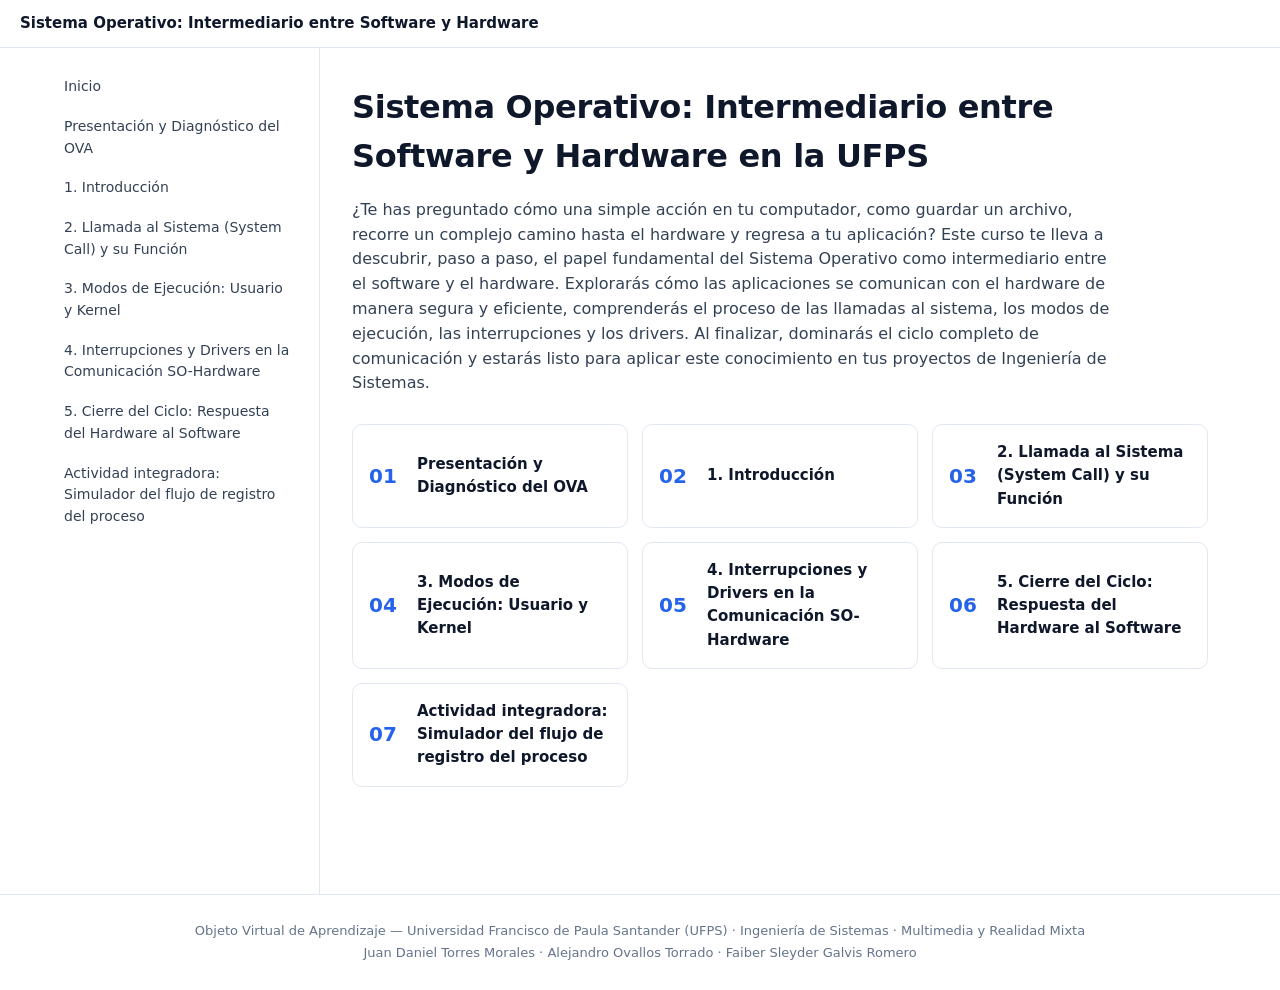
<file: index.html>
<!doctype html>
<html lang="es">
<head>
<meta charset="utf-8">
<meta name="viewport" content="width=device-width, initial-scale=1">
<title>Sistema Operativo: Intermediario entre Software y Hardware en la UFPS — Sistema Operativo: Intermediario entre Software y Hardware</title>
<link rel="stylesheet" href="style.css">
<script src="app.js"></script>
</head>
<body>
<header class="site-header">
  <a class="brand" href="index.html">Sistema Operativo: Intermediario entre Software y Hardware</a>
  <button class="nav-toggle" onclick="document.querySelector('.site-nav').classList.toggle('open')" aria-label="Menú">☰</button>
</header>
<div class="layout">
<nav class="site-nav">
  <ol>
  <li><a href="index.html">Inicio</a></li>
<li><a href="00-presentaci-n-y-diagn-stico-del-ova.html">Presentación y Diagnóstico del OVA</a></li>
<li><a href="01-1-introducci-n.html">1. Introducción</a></li>
<li><a href="02-2-llamada-al-sistema-system-call-y-su-fu.html">2. Llamada al Sistema (System Call) y su Función</a></li>
<li><a href="03-3-modos-de-ejecuci-n-usuario-y-kernel.html">3. Modos de Ejecución: Usuario y Kernel</a></li>
<li><a href="04-4-interrupciones-y-drivers-en-la-comunic.html">4. Interrupciones y Drivers en la Comunicación SO-Hardware</a></li>
<li><a href="05-5-cierre-del-ciclo-respuesta-del-hardwar.html">5. Cierre del Ciclo: Respuesta del Hardware al Software</a></li>
<li><a href="06-actividad-integradora-simulador-del-fluj.html">Actividad integradora: Simulador del flujo de registro del proceso</a></li>
  </ol>
</nav>
<main class="content">

<h1>Sistema Operativo: Intermediario entre Software y Hardware en la UFPS</h1>
<div class="course-description">¿Te has preguntado cómo una simple acción en tu computador, como guardar un archivo, recorre un complejo camino hasta el hardware y regresa a tu aplicación? Este curso te lleva a descubrir, paso a paso, el papel fundamental del Sistema Operativo como intermediario entre el software y el hardware. Explorarás cómo las aplicaciones se comunican con el hardware de manera segura y eficiente, comprenderás el proceso de las llamadas al sistema, los modos de ejecución, las interrupciones y los drivers. Al finalizar, dominarás el ciclo completo de comunicación y estarás listo para aplicar este conocimiento en tus proyectos de Ingeniería de Sistemas.</div>
<div class="lesson-grid">

<a class="lesson-card" href="00-presentaci-n-y-diagn-stico-del-ova.html">
  <span class="lesson-number">01</span>
  <span class="lesson-title">Presentación y Diagnóstico del OVA</span>
</a>
<a class="lesson-card" href="01-1-introducci-n.html">
  <span class="lesson-number">02</span>
  <span class="lesson-title">1. Introducción</span>
</a>
<a class="lesson-card" href="02-2-llamada-al-sistema-system-call-y-su-fu.html">
  <span class="lesson-number">03</span>
  <span class="lesson-title">2. Llamada al Sistema (System Call) y su Función</span>
</a>
<a class="lesson-card" href="03-3-modos-de-ejecuci-n-usuario-y-kernel.html">
  <span class="lesson-number">04</span>
  <span class="lesson-title">3. Modos de Ejecución: Usuario y Kernel</span>
</a>
<a class="lesson-card" href="04-4-interrupciones-y-drivers-en-la-comunic.html">
  <span class="lesson-number">05</span>
  <span class="lesson-title">4. Interrupciones y Drivers en la Comunicación SO-Hardware</span>
</a>
<a class="lesson-card" href="05-5-cierre-del-ciclo-respuesta-del-hardwar.html">
  <span class="lesson-number">06</span>
  <span class="lesson-title">5. Cierre del Ciclo: Respuesta del Hardware al Software</span>
</a>
<a class="lesson-card" href="06-actividad-integradora-simulador-del-fluj.html">
  <span class="lesson-number">07</span>
  <span class="lesson-title">Actividad integradora: Simulador del flujo de registro del proceso</span>
</a>
</div>


</main>
</div>
<footer class="site-footer">
  <p>Objeto Virtual de Aprendizaje — Universidad Francisco de Paula Santander (UFPS) · Ingeniería de Sistemas · Multimedia y Realidad Mixta</p>
  <p>Juan Daniel Torres Morales · Alejandro Ovallos Torrado · Faiber Sleyder Galvis Romero</p>
</footer>
</body>
</html>
</file>
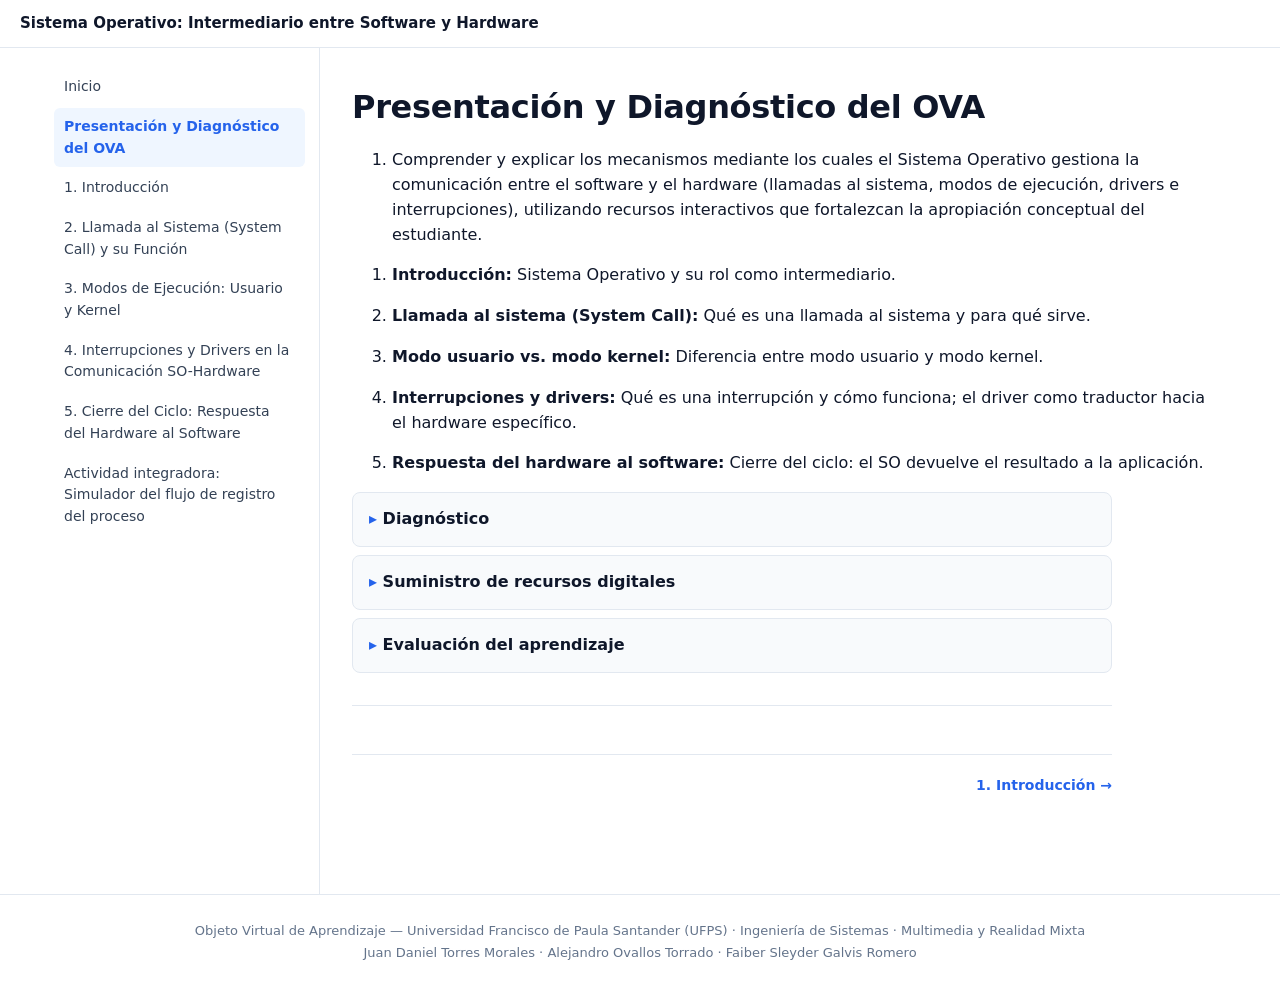
<file: 00-presentaci-n-y-diagn-stico-del-ova.html>
<!doctype html>
<html lang="es">
<head>
<meta charset="utf-8">
<meta name="viewport" content="width=device-width, initial-scale=1">
<title>Presentación y Diagnóstico del OVA — Sistema Operativo: Intermediario entre Software y Hardware</title>
<link rel="stylesheet" href="style.css">
<script src="app.js"></script>
</head>
<body>
<header class="site-header">
  <a class="brand" href="index.html">Sistema Operativo: Intermediario entre Software y Hardware</a>
  <button class="nav-toggle" onclick="document.querySelector('.site-nav').classList.toggle('open')" aria-label="Menú">☰</button>
</header>
<div class="layout">
<nav class="site-nav">
  <ol>
  <li><a href="index.html">Inicio</a></li>
<li class="active"><a href="00-presentaci-n-y-diagn-stico-del-ova.html">Presentación y Diagnóstico del OVA</a></li>
<li><a href="01-1-introducci-n.html">1. Introducción</a></li>
<li><a href="02-2-llamada-al-sistema-system-call-y-su-fu.html">2. Llamada al Sistema (System Call) y su Función</a></li>
<li><a href="03-3-modos-de-ejecuci-n-usuario-y-kernel.html">3. Modos de Ejecución: Usuario y Kernel</a></li>
<li><a href="04-4-interrupciones-y-drivers-en-la-comunic.html">4. Interrupciones y Drivers en la Comunicación SO-Hardware</a></li>
<li><a href="05-5-cierre-del-ciclo-respuesta-del-hardwar.html">5. Cierre del Ciclo: Respuesta del Hardware al Software</a></li>
<li><a href="06-actividad-integradora-simulador-del-fluj.html">Actividad integradora: Simulador del flujo de registro del proceso</a></li>
  </ol>
</nav>
<main class="content">
<h1>Presentación y Diagnóstico del OVA</h1>
<div class="text-block"></div>
<div class="text-block"></div>
<ol>
<li><p>Comprender y explicar los mecanismos mediante los cuales el Sistema Operativo gestiona la comunicación entre el software y el hardware (llamadas al sistema, modos de ejecución, drivers e interrupciones), utilizando recursos interactivos que fortalezcan la apropiación conceptual del estudiante.</p></li>
</ol>
<div class="text-block"></div>
<ol>
<li><p><strong>Introducción:</strong> Sistema Operativo y su rol como intermediario.</p></li>
<li><p><strong>Llamada al sistema (System Call):</strong> Qué es una llamada al sistema y para qué sirve.</p></li>
<li><p><strong>Modo usuario vs. modo kernel:</strong> Diferencia entre modo usuario y modo kernel.</p></li>
<li><p><strong>Interrupciones y drivers:</strong> Qué es una interrupción y cómo funciona; el driver como traductor hacia el hardware específico.</p></li>
<li><p><strong>Respuesta del hardware al software:</strong> Cierre del ciclo: el SO devuelve el resultado a la aplicación.</p></li>
</ol>
<div class="text-block"></div>
<div class="accordion">

<details class="accordion-item">
  <summary>Diagnóstico</summary>
  <div class="accordion-body"><p>El diagnóstico es el proceso inicial para identificar las necesidades y objetivos del aprendizaje. Este paso permite establecer una base sólida para el desarrollo del contenido educativo.</p><p></p><p>Mediante la recopilación de información relevante, se pueden diseñar estrategias efectivas que se alineen con los objetivos del curso.</p></div>
</details>

<details class="accordion-item">
  <summary>Suministro de recursos digitales</summary>
  <div class="accordion-body"><p>El suministro de recursos digitales implica proporcionar materiales educativos en formatos accesibles y atractivos. Esto incluye videos, documentos interactivos y herramientas en línea.</p><p></p><p>Estos recursos deben ser seleccionados cuidadosamente para garantizar que apoyen el aprendizaje y mantengan el interés de los estudiantes.</p></div>
</details>

<details class="accordion-item">
  <summary>Evaluación del aprendizaje</summary>
  <div class="accordion-body"><p>La evaluación del aprendizaje es crucial para medir el progreso y la efectividad del curso. Esto puede incluir pruebas, proyectos y retroalimentación continua.</p><p></p><p>Los resultados de la evaluación ayudan a identificar áreas de mejora y a ajustar el contenido para satisfacer mejor las necesidades de los estudiantes.</p></div>
</details>
</div>
<div class="text-block"></div>
<hr>
<div class="text-block"></div>
<div class="prevnext">
<span></span>
<a class="next" href="01-1-introducci-n.html">1. Introducción →</a>
</div>
</main>
</div>
<footer class="site-footer">
  <p>Objeto Virtual de Aprendizaje — Universidad Francisco de Paula Santander (UFPS) · Ingeniería de Sistemas · Multimedia y Realidad Mixta</p>
  <p>Juan Daniel Torres Morales · Alejandro Ovallos Torrado · Faiber Sleyder Galvis Romero</p>
</footer>
</body>
</html>
</file>
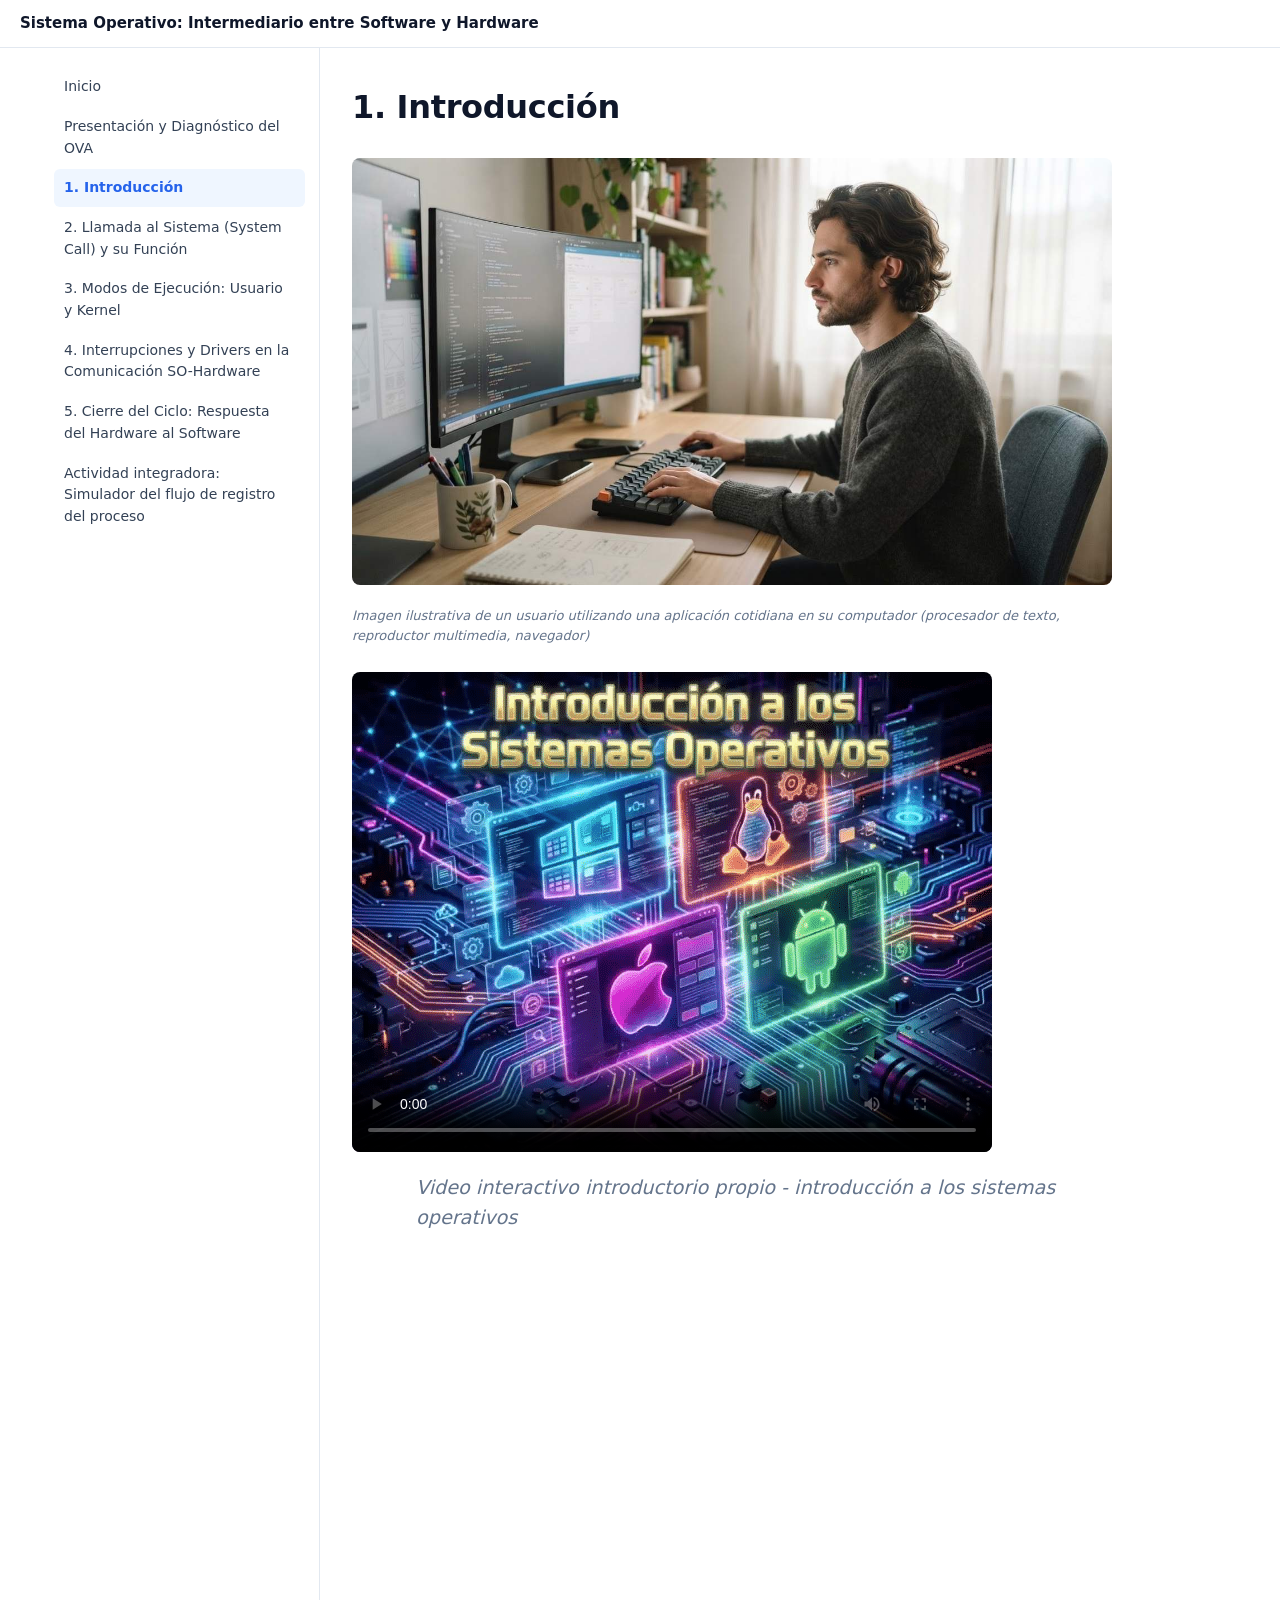
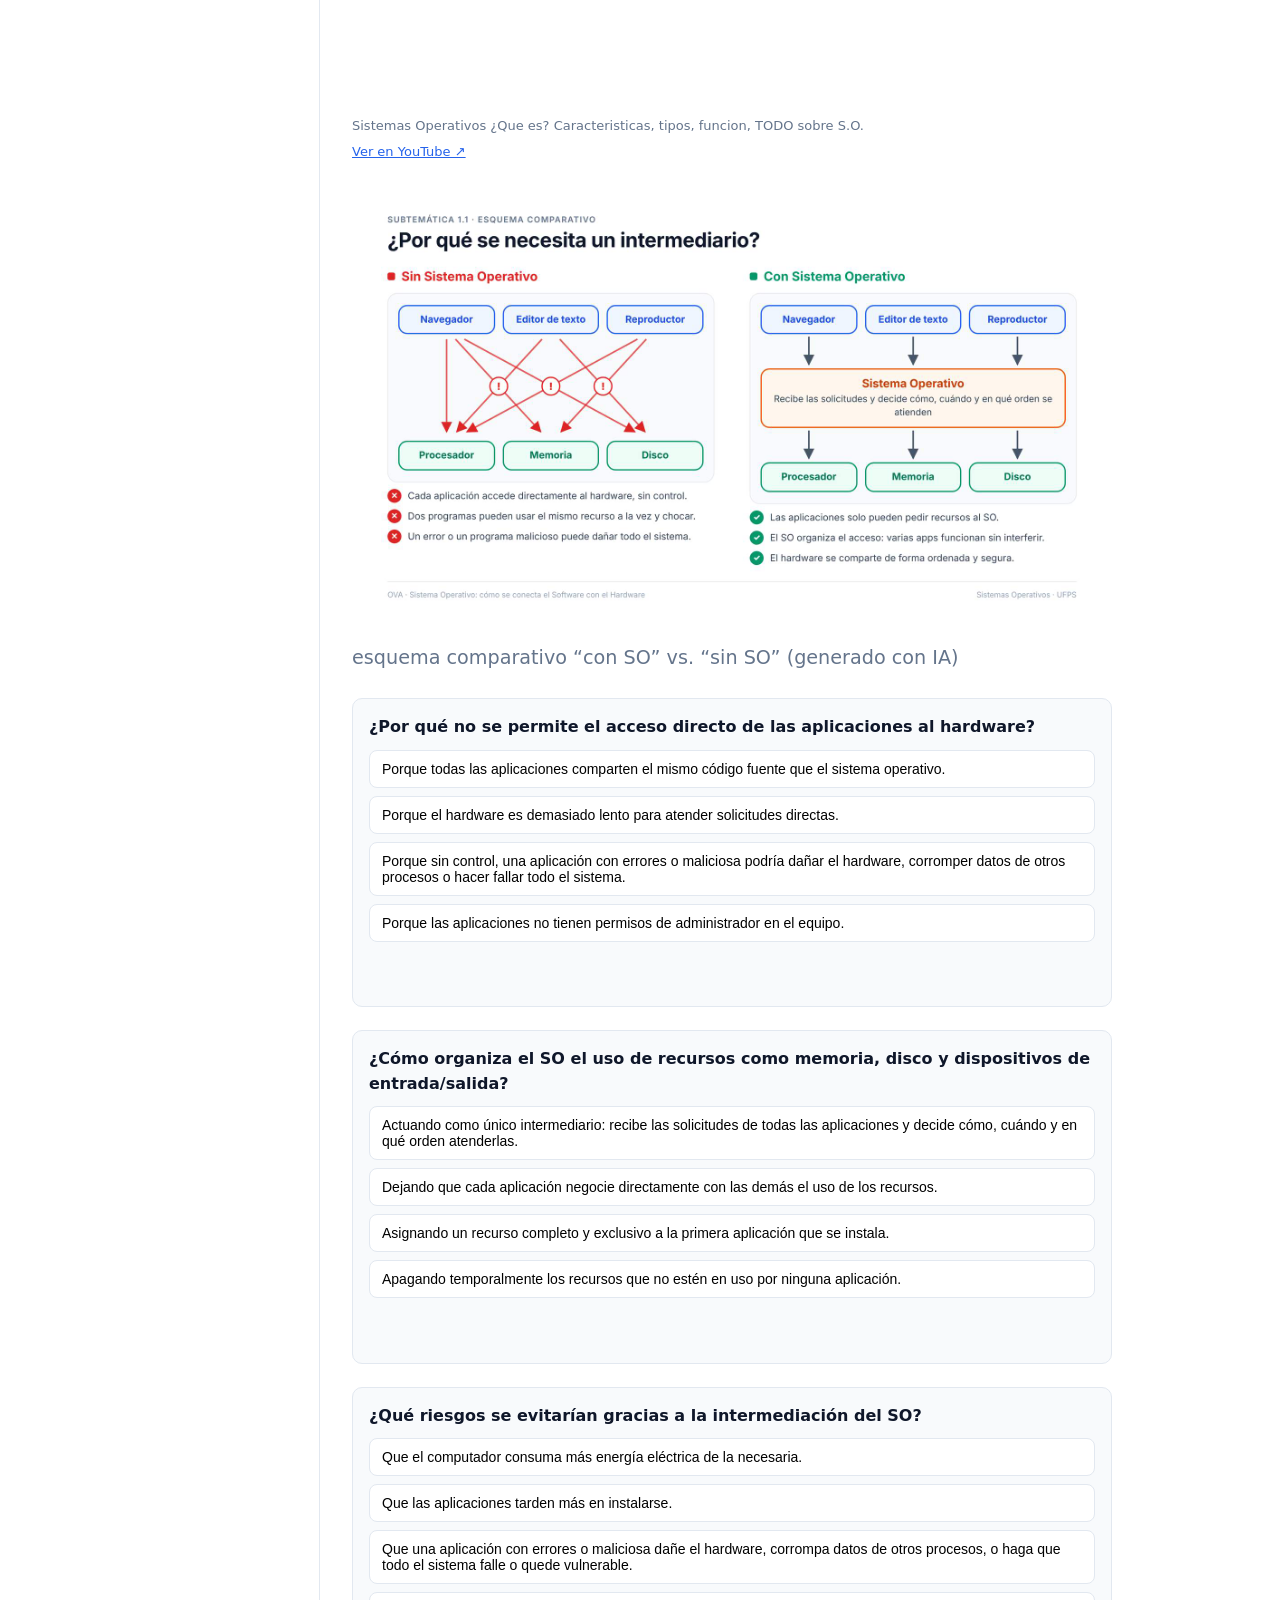
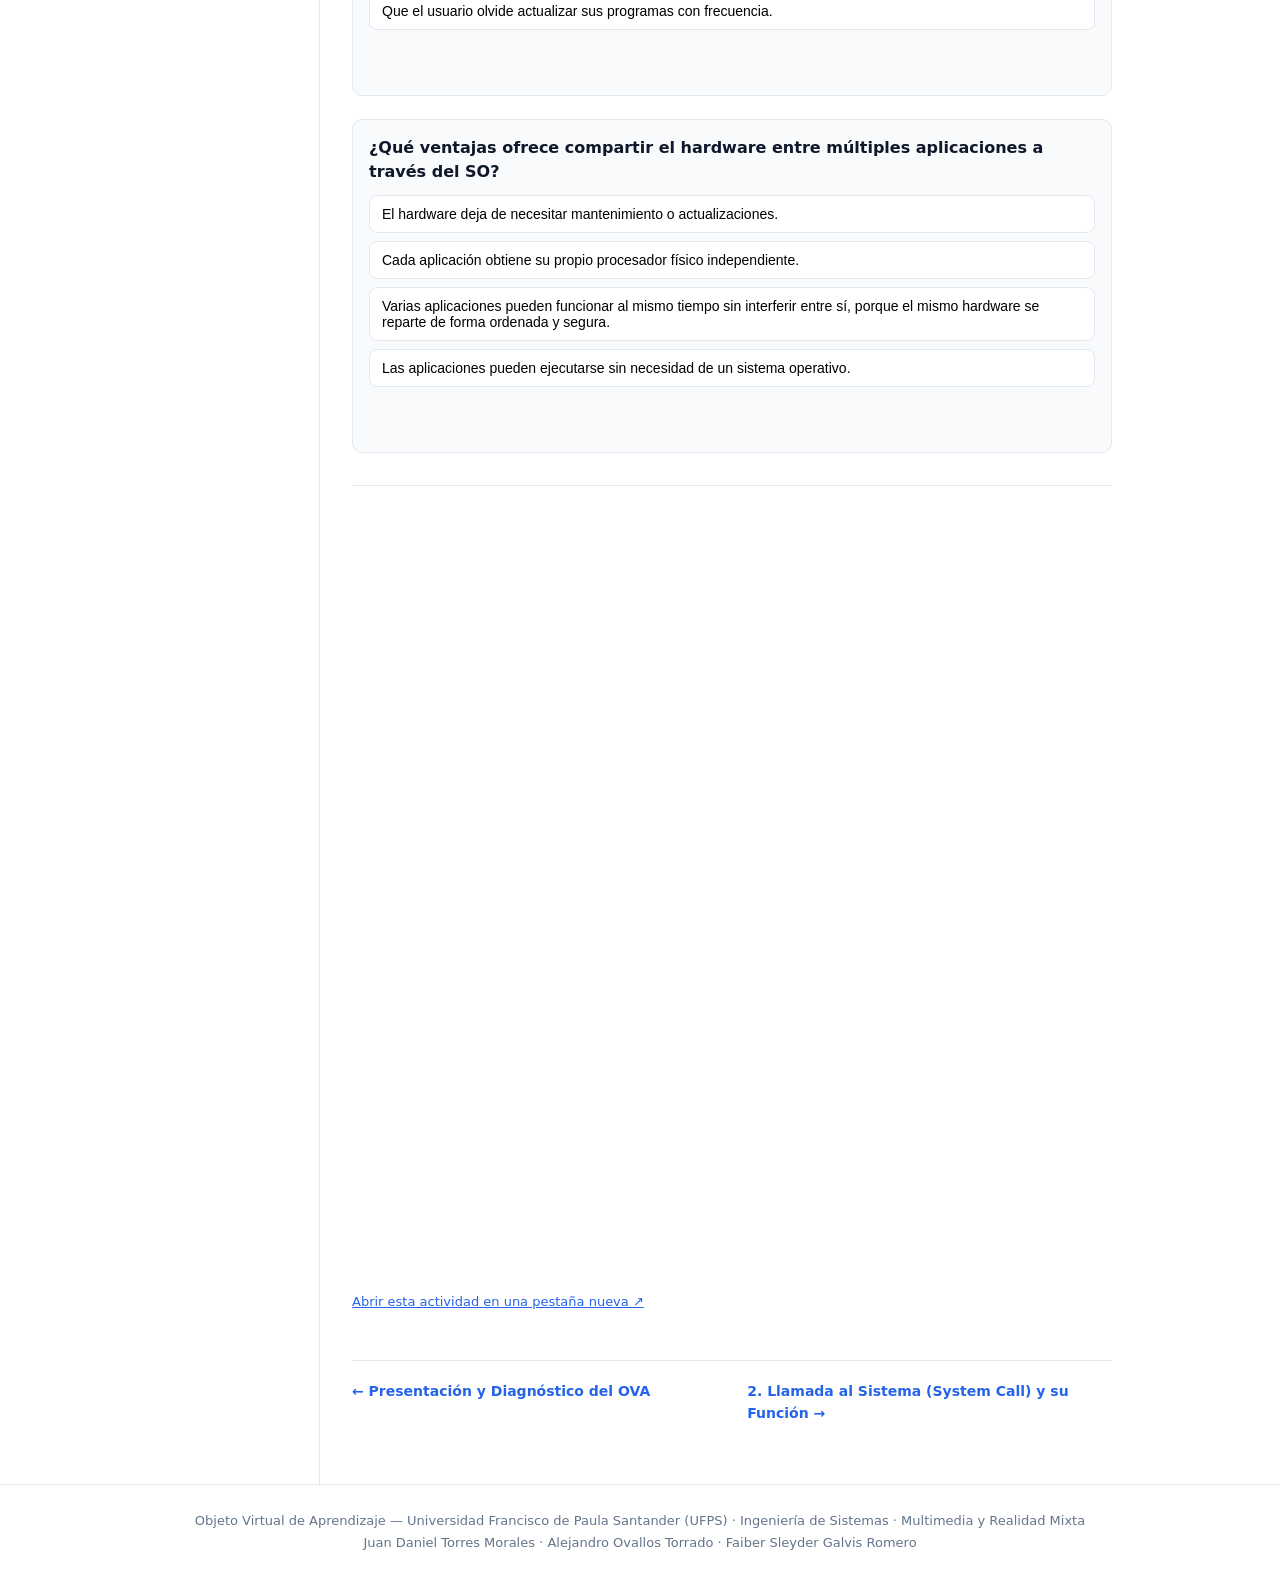
<file: 01-1-introducci-n.html>
<!doctype html>
<html lang="es">
<head>
<meta charset="utf-8">
<meta name="viewport" content="width=device-width, initial-scale=1">
<title>1. Introducción — Sistema Operativo: Intermediario entre Software y Hardware</title>
<link rel="stylesheet" href="style.css">
<script src="app.js"></script>
</head>
<body>
<header class="site-header">
  <a class="brand" href="index.html">Sistema Operativo: Intermediario entre Software y Hardware</a>
  <button class="nav-toggle" onclick="document.querySelector('.site-nav').classList.toggle('open')" aria-label="Menú">☰</button>
</header>
<div class="layout">
<nav class="site-nav">
  <ol>
  <li><a href="index.html">Inicio</a></li>
<li><a href="00-presentaci-n-y-diagn-stico-del-ova.html">Presentación y Diagnóstico del OVA</a></li>
<li class="active"><a href="01-1-introducci-n.html">1. Introducción</a></li>
<li><a href="02-2-llamada-al-sistema-system-call-y-su-fu.html">2. Llamada al Sistema (System Call) y su Función</a></li>
<li><a href="03-3-modos-de-ejecuci-n-usuario-y-kernel.html">3. Modos de Ejecución: Usuario y Kernel</a></li>
<li><a href="04-4-interrupciones-y-drivers-en-la-comunic.html">4. Interrupciones y Drivers en la Comunicación SO-Hardware</a></li>
<li><a href="05-5-cierre-del-ciclo-respuesta-del-hardwar.html">5. Cierre del Ciclo: Respuesta del Hardware al Software</a></li>
<li><a href="06-actividad-integradora-simulador-del-fluj.html">Actividad integradora: Simulador del flujo de registro del proceso</a></li>
  </ol>
</nav>
<main class="content">
<h1>1. Introducción</h1>
<div class="text-block"></div>
<div class="text-block"></div>

<figure class="course-image">
  <img src="hombre.jpg" alt="" loading="lazy">
  <figcaption><div data-editor-id="39049b06-4513-49a6-80f3-53da01ff6006"><p><em>Imagen ilustrativa de un usuario utilizando una aplicación cotidiana en su computador (procesador de texto, reproductor multimedia, navegador)</em></p></div></figcaption>
</figure>
<div class="text-block"></div>

<figure class="course-video">
  <video controls poster="videoIntroductorio.png" preload="metadata">
    <source src="videoIntroductorio.mp4" type="video/mp4">
    Tu navegador no soporta video HTML5.
  </video>
  <figcaption><div data-editor-id="ec5a0dcc-4e59-46b4-a33e-4661d61555a7"><p style="margin-left: 4rem; text-align: left"><span style="font-size: 1.2rem"><em>Video interactivo introductorio propio - introducción a los sistemas operativos</em></span></p></div></figcaption>
</figure>

<figure class="course-video">
  <div class="embed-wrap" style="max-width:760px">
    <iframe src="https://www.youtube-nocookie.com/embed/1C8x3nn-u_w" title="Sistemas Operativos ¿Que es? Caracteristicas, tipos, funcion, TODO sobre S.O."
      loading="lazy" style="width:100%;aspect-ratio:16/9;border:0;border-radius:8px"
      allow="accelerometer; autoplay; clipboard-write; encrypted-media; gyroscope; picture-in-picture"
      allowfullscreen></iframe>
  </div>
  <figcaption>Sistemas Operativos ¿Que es? Caracteristicas, tipos, funcion, TODO sobre S.O.</figcaption>
  <p class="embed-link"><a href="https://youtu.be/1C8x3nn-u_w?si=lxiQ7-OVtdszk266" target="_blank" rel="noopener">Ver en YouTube ↗</a></p>
</figure>
<div class="text-block"></div>
<div class="text-block"></div>

<figure class="course-image">
  <img src="1-1_esquema_con_vs_sin_SO.jpg" alt="" loading="lazy">
  <figcaption><div data-editor-id="21936164-9ada-447f-9a7d-917cc0542c12"><p><span style="font-size: 1.2rem">esquema comparativo “con SO” vs. “sin SO” (generado con IA)</span></p></div></figcaption>
</figure>
<div class="text-block"></div>
<div class="accordion">
<div class="kc"><p class="kc-title">¿Por qué no se permite el acceso directo de las aplicaciones al hardware?</p><div class="kc-answers">
<button type="button" class="kc-answer" data-correct="false" data-feedback="Las aplicaciones son independientes del código del Sistema Operativo; no comparten código fuente con él." onclick="checkAnswer(this)">Porque todas las aplicaciones comparten el mismo código fuente que el sistema operativo.</button>
<button type="button" class="kc-answer" data-correct="false" data-feedback="No es un tema de velocidad, sino de seguridad y control: dejar pasar solicitudes sin supervisión pondría en riesgo todo el sistema." onclick="checkAnswer(this)">Porque el hardware es demasiado lento para atender solicitudes directas.</button>
<button type="button" class="kc-answer" data-correct="true" data-feedback="Así es: el Sistema Operativo se interpone para que ninguna aplicación pueda comprometer la estabilidad o seguridad del equipo." onclick="checkAnswer(this)">Porque sin control, una aplicación con errores o maliciosa podría dañar el hardware, corromper datos de otros procesos o hacer fallar todo el sistema.</button>
<button type="button" class="kc-answer" data-correct="false" data-feedback="Los permisos de administrador son otra cosa; aquí el punto es que ninguna aplicación, tenga o no esos permisos, puede tocar el hardware sin pasar por el SO." onclick="checkAnswer(this)">Porque las aplicaciones no tienen permisos de administrador en el equipo.</button>
<p class="kc-feedback" aria-live="polite"></p></div></div>
<div class="kc"><p class="kc-title">¿Cómo organiza el SO el uso de recursos como memoria, disco y dispositivos de entrada/salida?</p><div class="kc-answers">
<button type="button" class="kc-answer" data-correct="true" data-feedback="Correcto: el SO centraliza el control de los recursos para que las aplicaciones no choquen entre sí al usarlos." onclick="checkAnswer(this)">Actuando como único intermediario: recibe las solicitudes de todas las aplicaciones y decide cómo, cuándo y en qué orden atenderlas.</button>
<button type="button" class="kc-answer" data-correct="false" data-feedback="Las aplicaciones no se comunican entre sí para repartirse recursos; eso sería inseguro y poco confiable. Esa función es exclusiva del SO." onclick="checkAnswer(this)">Dejando que cada aplicación negocie directamente con las demás el uso de los recursos.</button>
<button type="button" class="kc-answer" data-correct="false" data-feedback="Los recursos se comparten de forma ordenada entre todas las aplicaciones que los necesiten, no se reservan de forma permanente para una sola." onclick="checkAnswer(this)">Asignando un recurso completo y exclusivo a la primera aplicación que se instala.</button>
<button type="button" class="kc-answer" data-correct="false" data-feedback="El SO gestiona el acceso y el orden de atención, no apaga recursos; estos permanecen disponibles para cuando se necesiten." onclick="checkAnswer(this)">Apagando temporalmente los recursos que no estén en uso por ninguna aplicación.</button>
<p class="kc-feedback" aria-live="polite"></p></div></div>
<div class="kc"><p class="kc-title">¿Qué riesgos se evitarían gracias a la intermediación del SO?</p><div class="kc-answers">
<button type="button" class="kc-answer" data-correct="false" data-feedback="El consumo energético no es el riesgo que atiende la intermediación del SO; su función es la seguridad y estabilidad del sistema." onclick="checkAnswer(this)">Que el computador consuma más energía eléctrica de la necesaria.</button>
<button type="button" class="kc-answer" data-correct="false" data-feedback="El tiempo de instalación no tiene relación con que el SO controle el acceso al hardware." onclick="checkAnswer(this)">Que las aplicaciones tarden más en instalarse.</button>
<button type="button" class="kc-answer" data-correct="true" data-feedback="Exacto: al controlar el acceso, el SO evita fallos en cadena y protege la integridad del sistema completo." onclick="checkAnswer(this)">Que una aplicación con errores o maliciosa dañe el hardware, corrompa datos de otros procesos, o haga que todo el sistema falle o quede vulnerable.</button>
<button type="button" class="kc-answer" data-correct="false" data-feedback="Actualizar o no los programas es una decisión del usuario, no un riesgo relacionado con el control de acceso al hardware." onclick="checkAnswer(this)">Que el usuario olvide actualizar sus programas con frecuencia.</button>
<p class="kc-feedback" aria-live="polite"></p></div></div>
<div class="kc"><p class="kc-title">¿Qué ventajas ofrece compartir el hardware entre múltiples aplicaciones a través del SO?</p><div class="kc-answers">
<button type="button" class="kc-answer" data-correct="false" data-feedback="Compartir el hardware a través del SO no elimina la necesidad de mantenimiento del equipo." onclick="checkAnswer(this)">El hardware deja de necesitar mantenimiento o actualizaciones.</button>
<button type="button" class="kc-answer" data-correct="false" data-feedback="Las aplicaciones comparten el mismo hardware físico; no reciben un procesador exclusivo cada una." onclick="checkAnswer(this)">Cada aplicación obtiene su propio procesador físico independiente.</button>
<button type="button" class="kc-answer" data-correct="true" data-feedback="Correcto: esa es justamente la ventaja de la intermediación, varias apps conviven sin chocar por los mismos recursos." onclick="checkAnswer(this)">Varias aplicaciones pueden funcionar al mismo tiempo sin interferir entre sí, porque el mismo hardware se reparte de forma ordenada y segura.</button>
<button type="button" class="kc-answer" data-correct="false" data-feedback="Es justo lo contrario: es gracias al Sistema Operativo que pueden compartir el hardware de forma ordenada." onclick="checkAnswer(this)">Las aplicaciones pueden ejecutarse sin necesidad de un sistema operativo.</button>
<p class="kc-feedback" aria-live="polite"></p></div></div>
</div>
<hr>
<div class="text-block"></div>

<div class="embed-wrap">
  <iframe src="embed-01-1.html" loading="lazy" style="width:100%;min-height:760px;border:0;" title="Actividad interactiva"></iframe>
  <p class="embed-link"><a href="embed-01-1.html" target="_blank" rel="noopener">Abrir esta actividad en una pestaña nueva ↗</a></p>
</div>

<div class="text-block"></div>
<div class="prevnext">
<a class="prev" href="00-presentaci-n-y-diagn-stico-del-ova.html">← Presentación y Diagnóstico del OVA</a>
<a class="next" href="02-2-llamada-al-sistema-system-call-y-su-fu.html">2. Llamada al Sistema (System Call) y su Función →</a>
</div>
</main>
</div>
<footer class="site-footer">
  <p>Objeto Virtual de Aprendizaje — Universidad Francisco de Paula Santander (UFPS) · Ingeniería de Sistemas · Multimedia y Realidad Mixta</p>
  <p>Juan Daniel Torres Morales · Alejandro Ovallos Torrado · Faiber Sleyder Galvis Romero</p>
</footer>
</body>
</html>
</file>
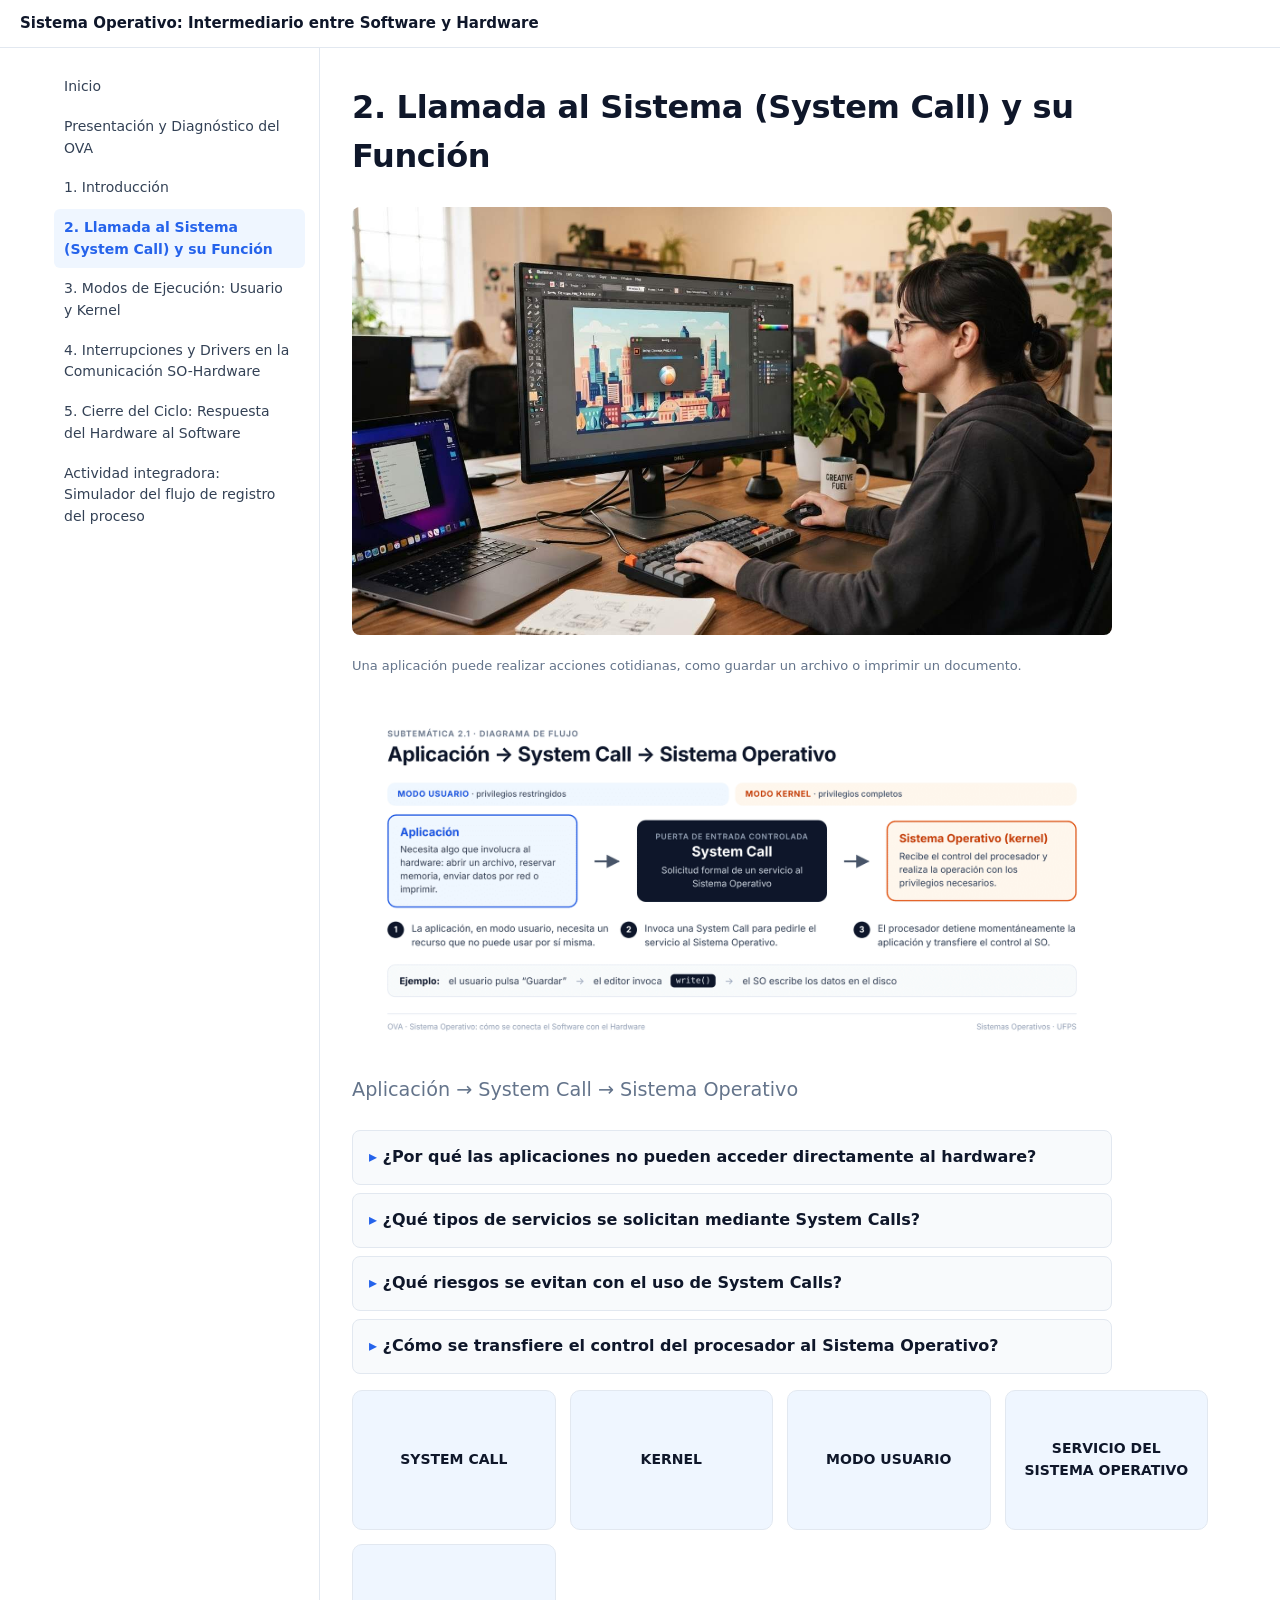
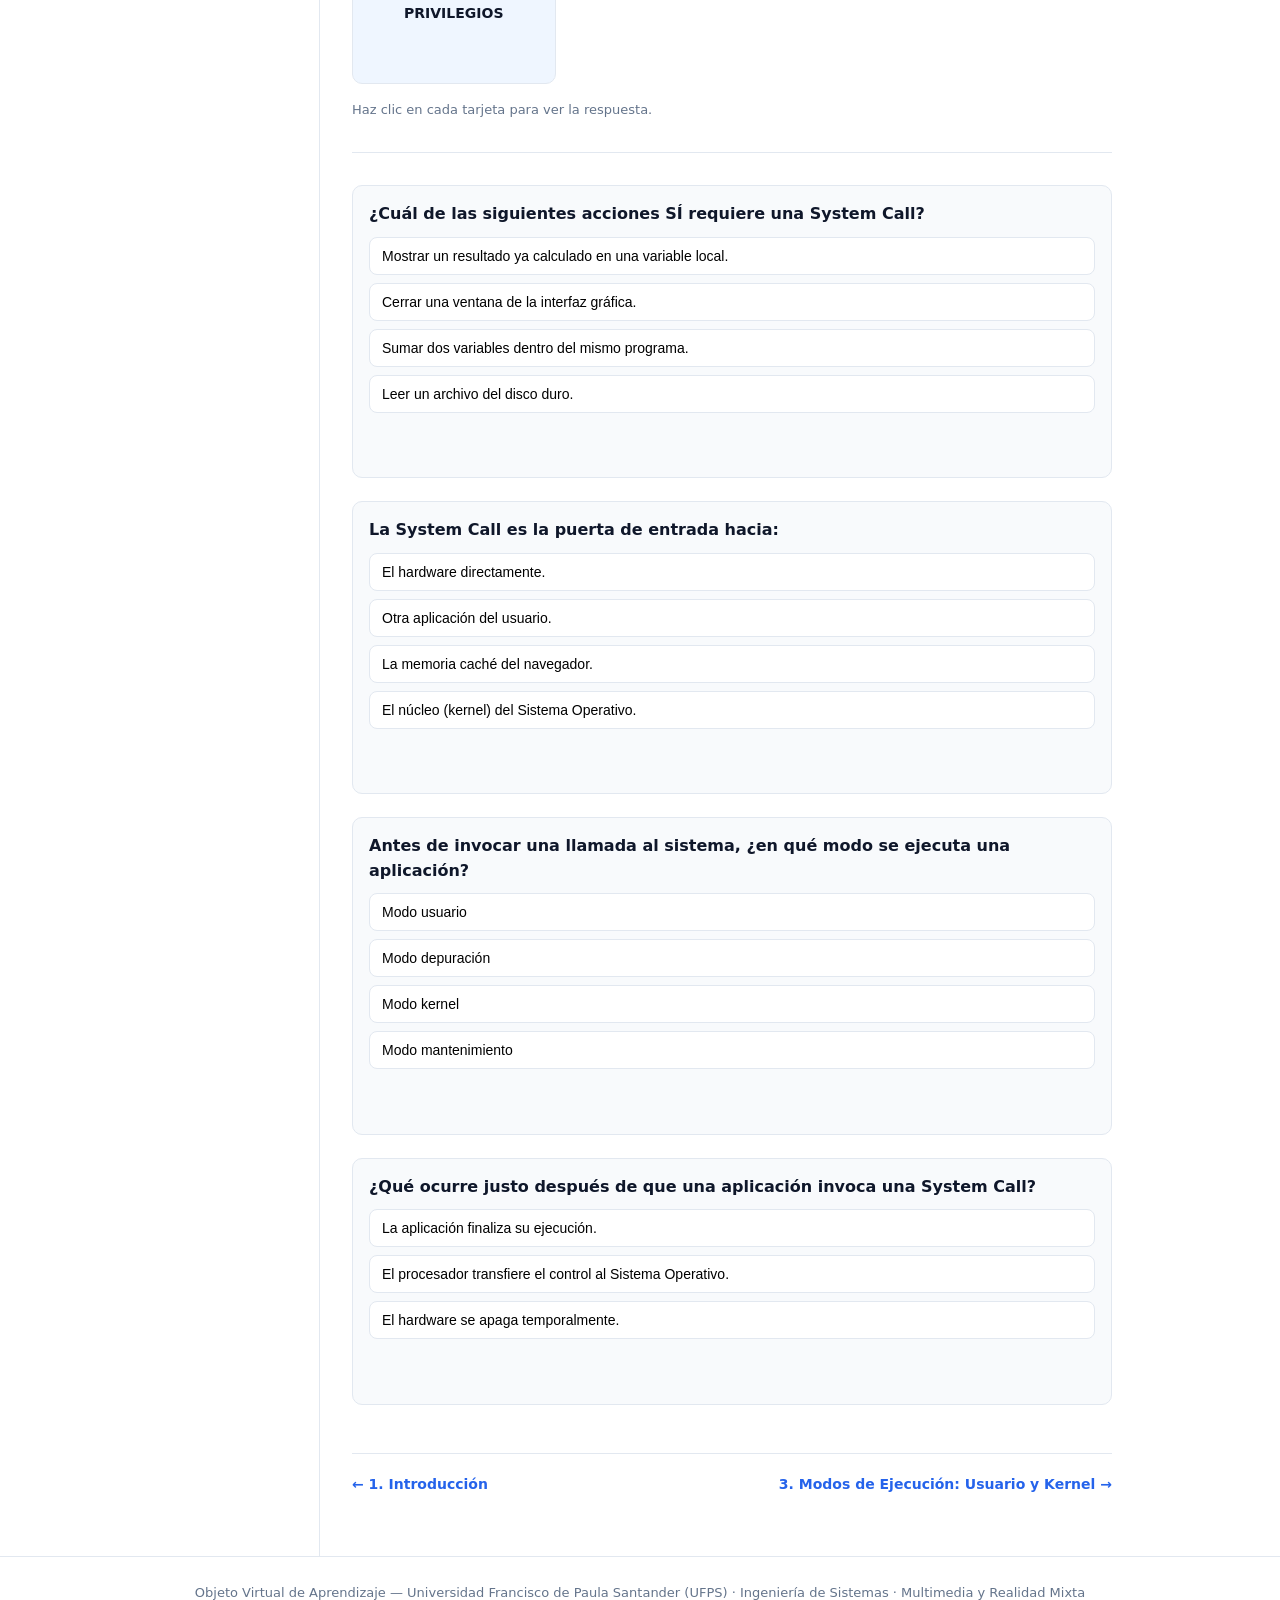
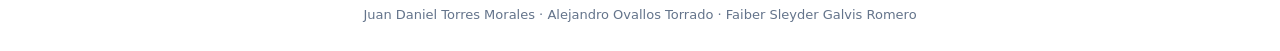
<file: 02-2-llamada-al-sistema-system-call-y-su-fu.html>
<!doctype html>
<html lang="es">
<head>
<meta charset="utf-8">
<meta name="viewport" content="width=device-width, initial-scale=1">
<title>2. Llamada al Sistema (System Call) y su Función — Sistema Operativo: Intermediario entre Software y Hardware</title>
<link rel="stylesheet" href="style.css">
<script src="app.js"></script>
</head>
<body>
<header class="site-header">
  <a class="brand" href="index.html">Sistema Operativo: Intermediario entre Software y Hardware</a>
  <button class="nav-toggle" onclick="document.querySelector('.site-nav').classList.toggle('open')" aria-label="Menú">☰</button>
</header>
<div class="layout">
<nav class="site-nav">
  <ol>
  <li><a href="index.html">Inicio</a></li>
<li><a href="00-presentaci-n-y-diagn-stico-del-ova.html">Presentación y Diagnóstico del OVA</a></li>
<li><a href="01-1-introducci-n.html">1. Introducción</a></li>
<li class="active"><a href="02-2-llamada-al-sistema-system-call-y-su-fu.html">2. Llamada al Sistema (System Call) y su Función</a></li>
<li><a href="03-3-modos-de-ejecuci-n-usuario-y-kernel.html">3. Modos de Ejecución: Usuario y Kernel</a></li>
<li><a href="04-4-interrupciones-y-drivers-en-la-comunic.html">4. Interrupciones y Drivers en la Comunicación SO-Hardware</a></li>
<li><a href="05-5-cierre-del-ciclo-respuesta-del-hardwar.html">5. Cierre del Ciclo: Respuesta del Hardware al Software</a></li>
<li><a href="06-actividad-integradora-simulador-del-fluj.html">Actividad integradora: Simulador del flujo de registro del proceso</a></li>
  </ol>
</nav>
<main class="content">
<h1>2. Llamada al Sistema (System Call) y su Función</h1>
<div class="text-block"></div>

<figure class="course-image">
  <img src="aplicaci%C3%B3n-realizando-una.jpg" alt="" loading="lazy">
  <figcaption><div data-editor-id="a8622a0f-5a53-40e2-a66c-b3ae8c2cee0a"><p>Una aplicación puede realizar acciones cotidianas, como guardar un archivo o imprimir un documento.</p></div></figcaption>
</figure>
<div class="text-block"></div>
<div class="text-block"></div>
<div class="text-block"></div>

<figure class="course-image">
  <img src="2-1_diagrama_flujo_system_.png" alt="" loading="lazy">
  <figcaption><div data-editor-id="682d3176-220b-4778-b99f-cebf2384a58c"><p><span style="font-size: 1.2rem">Aplicación → System Call → Sistema Operativo</span></p></div></figcaption>
</figure>
<div class="text-block"></div>
<div class="accordion">

<details class="accordion-item">
  <summary>¿Por qué las aplicaciones no pueden acceder directamente al hardware?</summary>
  <div class="accordion-body"><p>Las aplicaciones no pueden acceder directamente al hardware para garantizar la seguridad y estabilidad del sistema. Este enfoque evita que programas maliciosos o con errores interfieran con el funcionamiento del hardware, lo que podría causar fallos o daños. Además, el sistema operativo actúa como un intermediario que gestiona los recursos de manera eficiente y equitativa entre las aplicaciones.</p><p></p><p>Al restringir el acceso directo, se asegura que las operaciones críticas sean controladas y monitoreadas adecuadamente. Esto también permite la implementación de políticas de acceso y uso que optimizan el rendimiento general del sistema.</p></div>
</details>

<details class="accordion-item">
  <summary>¿Qué tipos de servicios se solicitan mediante System Calls?</summary>
  <div class="accordion-body"><p>Las System Calls permiten a las aplicaciones solicitar servicios esenciales del sistema operativo. Entre estos servicios se incluyen la gestión de archivos, como abrir, leer o escribir en un archivo, y la administración de procesos, como la creación y terminación de procesos. También abarcan la comunicación entre procesos y el acceso a dispositivos de hardware.</p><p></p><p>Estos servicios son fundamentales para que las aplicaciones interactúen con el sistema operativo de manera controlada y segura. Proveen una interfaz estándar que abstrae la complejidad del hardware subyacente.</p></div>
</details>

<details class="accordion-item">
  <summary>¿Qué riesgos se evitan con el uso de System Calls?</summary>
  <div class="accordion-body"><p>El uso de System Calls ayuda a mitigar varios riesgos asociados con el acceso directo al hardware. Por ejemplo, previenen conflictos entre aplicaciones que intentan usar los mismos recursos simultáneamente. También protegen contra accesos no autorizados a datos sensibles o recursos críticos del sistema.</p><p></p><p>Además, las System Calls permiten al sistema operativo implementar medidas de seguridad, como la validación de permisos y la supervisión de actividades sospechosas. Esto contribuye a mantener la integridad y la estabilidad del sistema.</p></div>
</details>

<details class="accordion-item">
  <summary>¿Cómo se transfiere el control del procesador al Sistema Operativo?</summary>
  <div class="accordion-body"><p>El control del procesador se transfiere al sistema operativo mediante interrupciones y excepciones. Cuando una aplicación realiza una System Call, se genera una interrupción que notifica al sistema operativo para que tome el control. Este proceso asegura que las operaciones solicitadas se ejecuten de manera controlada y segura.</p><p></p><p>Las interrupciones también se utilizan para manejar eventos del hardware, como la llegada de datos desde un dispositivo de entrada. Esto permite que el sistema operativo responda rápidamente a eventos importantes mientras mantiene el control general del sistema.</p></div>
</details>
</div>
<div class="text-block"></div>
<div class="flashcard-grid">

<div class="flashcard" tabindex="0" onclick="this.classList.toggle('flipped')">
  <div class="flashcard-inner">
    <div class="flashcard-face flashcard-front"><strong>SYSTEM CALL</strong></div>
    <div class="flashcard-face flashcard-back"><p>Una System Call es una interfaz que permite a los programas solicitar servicios al sistema operativo.</p></div>
  </div>
</div>

<div class="flashcard" tabindex="0" onclick="this.classList.toggle('flipped')">
  <div class="flashcard-inner">
    <div class="flashcard-face flashcard-front"><strong>KERNEL</strong></div>
    <div class="flashcard-face flashcard-back"><p>El Kernel es el núcleo del sistema operativo que gestiona los recursos y la comunicación entre hardware y software.</p></div>
  </div>
</div>

<div class="flashcard" tabindex="0" onclick="this.classList.toggle('flipped')">
  <div class="flashcard-inner">
    <div class="flashcard-face flashcard-front"><strong>MODO USUARIO</strong></div>
    <div class="flashcard-face flashcard-back"><p>El Modo Usuario es un nivel de operación donde las aplicaciones se ejecutan con restricciones para proteger el sistema.</p></div>
  </div>
</div>

<div class="flashcard" tabindex="0" onclick="this.classList.toggle('flipped')">
  <div class="flashcard-inner">
    <div class="flashcard-face flashcard-front"><strong>SERVICIO DEL SISTEMA OPERATIVO</strong></div>
    <div class="flashcard-face flashcard-back"><p>Un Servicio del Sistema Operativo es una funcionalidad que proporciona soporte a las aplicaciones y usuarios.</p></div>
  </div>
</div>

<div class="flashcard" tabindex="0" onclick="this.classList.toggle('flipped')">
  <div class="flashcard-inner">
    <div class="flashcard-face flashcard-front"><strong>PRIVILEGIOS</strong></div>
    <div class="flashcard-face flashcard-back"><p>Los Privilegios son niveles de acceso que determinan qué operaciones puede realizar un usuario o proceso.</p></div>
  </div>
</div>
</div>
<p class="hint">Haz clic en cada tarjeta para ver la respuesta.</p>
<hr>
<div class="text-block"></div>
<div class="text-block"></div>
<div class="kc-wrap">
<div class="kc" data-qtype="mc"><p class="kc-title">¿Cuál de las siguientes acciones SÍ requiere una System Call?</p><div class="kc-answers">
<button type="button" class="kc-answer" data-correct="false" data-feedback="Esta acción se realiza dentro del programa y no necesita comunicación con el sistema operativo." onclick="checkAnswer(this)">Mostrar un resultado ya calculado en una variable local.</button>
<button type="button" class="kc-answer" data-correct="false" data-feedback="Aunque puede parecer que requiere una System Call, esta acción generalmente se maneja a nivel de la interfaz gráfica sin acceso directo al hardware." onclick="checkAnswer(this)">Cerrar una ventana de la interfaz gráfica.</button>
<button type="button" class="kc-answer" data-correct="false" data-feedback="Esta acción se realiza completamente dentro del espacio de usuario y no requiere interacción con el sistema operativo." onclick="checkAnswer(this)">Sumar dos variables dentro del mismo programa.</button>
<button type="button" class="kc-answer" data-correct="true" data-feedback="Esta acción requiere acceso al hardware a través del sistema operativo, lo que implica el uso de una System Call." onclick="checkAnswer(this)">Leer un archivo del disco duro.</button>
<p class="kc-feedback" aria-live="polite"></p></div></div>
</div>
<div class="kc-wrap">
<div class="kc" data-qtype="mc"><p class="kc-title">La System Call es la puerta de entrada hacia:</p><div class="kc-answers">
<button type="button" class="kc-answer" data-correct="false" data-feedback="Incorrecto. Las aplicaciones no acceden directamente al hardware; lo hacen a través del Sistema Operativo mediante System Calls." onclick="checkAnswer(this)">El hardware directamente.</button>
<button type="button" class="kc-answer" data-correct="false" data-feedback="Incorrecto. Las System Calls no se utilizan para comunicarse directamente con otras aplicaciones de usuario." onclick="checkAnswer(this)">Otra aplicación del usuario.</button>
<button type="button" class="kc-answer" data-correct="false" data-feedback="Incorrecto. La memoria caché del navegador no está relacionada con las System Calls." onclick="checkAnswer(this)">La memoria caché del navegador.</button>
<button type="button" class="kc-answer" data-correct="true" data-feedback="Correcto. Las System Calls permiten a las aplicaciones solicitar servicios al núcleo del Sistema Operativo." onclick="checkAnswer(this)">El núcleo (kernel) del Sistema Operativo.</button>
<p class="kc-feedback" aria-live="polite"></p></div></div>
</div>
<div class="kc-wrap">
<div class="kc" data-qtype="mc"><p class="kc-title">Antes de invocar una llamada al sistema, ¿en qué modo se ejecuta una aplicación?</p><div class="kc-answers">
<button type="button" class="kc-answer" data-correct="true" data-feedback="Correcto. Las aplicaciones se ejecutan en modo usuario antes de invocar una llamada al sistema para solicitar servicios del sistema operativo." onclick="checkAnswer(this)">Modo usuario</button>
<button type="button" class="kc-answer" data-correct="false" data-feedback="El modo depuración se utiliza para propósitos de depuración y no está relacionado con el modo de ejecución antes de una llamada al sistema." onclick="checkAnswer(this)">Modo depuración</button>
<button type="button" class="kc-answer" data-correct="false" data-feedback="El modo kernel es utilizado por el sistema operativo para ejecutar operaciones privilegiadas, no por aplicaciones antes de invocar una llamada al sistema." onclick="checkAnswer(this)">Modo kernel</button>
<button type="button" class="kc-answer" data-correct="false" data-feedback="El modo mantenimiento no es un modo de ejecución estándar para aplicaciones en sistemas operativos." onclick="checkAnswer(this)">Modo mantenimiento</button>
<p class="kc-feedback" aria-live="polite"></p></div></div>
</div>
<div class="kc-wrap">
<div class="kc" data-qtype="mc"><p class="kc-title">¿Qué ocurre justo después de que una aplicación invoca una System Call?</p><div class="kc-answers">
<button type="button" class="kc-answer" data-correct="false" data-feedback="Incorrecto. La aplicación continúa ejecutándose después de que el Sistema Operativo complete la solicitud." onclick="checkAnswer(this)">La aplicación finaliza su ejecución.</button>
<button type="button" class="kc-answer" data-correct="true" data-feedback="Correcto. Este es el siguiente paso en el proceso de ejecución de una System Call." onclick="checkAnswer(this)">El procesador transfiere el control al Sistema Operativo.</button>
<button type="button" class="kc-answer" data-correct="false" data-feedback="Incorrecto. El hardware no se apaga como parte del proceso de una System Call." onclick="checkAnswer(this)">El hardware se apaga temporalmente.</button>
<p class="kc-feedback" aria-live="polite"></p></div></div>
</div>
<div class="prevnext">
<a class="prev" href="01-1-introducci-n.html">← 1. Introducción</a>
<a class="next" href="03-3-modos-de-ejecuci-n-usuario-y-kernel.html">3. Modos de Ejecución: Usuario y Kernel →</a>
</div>
</main>
</div>
<footer class="site-footer">
  <p>Objeto Virtual de Aprendizaje — Universidad Francisco de Paula Santander (UFPS) · Ingeniería de Sistemas · Multimedia y Realidad Mixta</p>
  <p>Juan Daniel Torres Morales · Alejandro Ovallos Torrado · Faiber Sleyder Galvis Romero</p>
</footer>
</body>
</html>
</file>
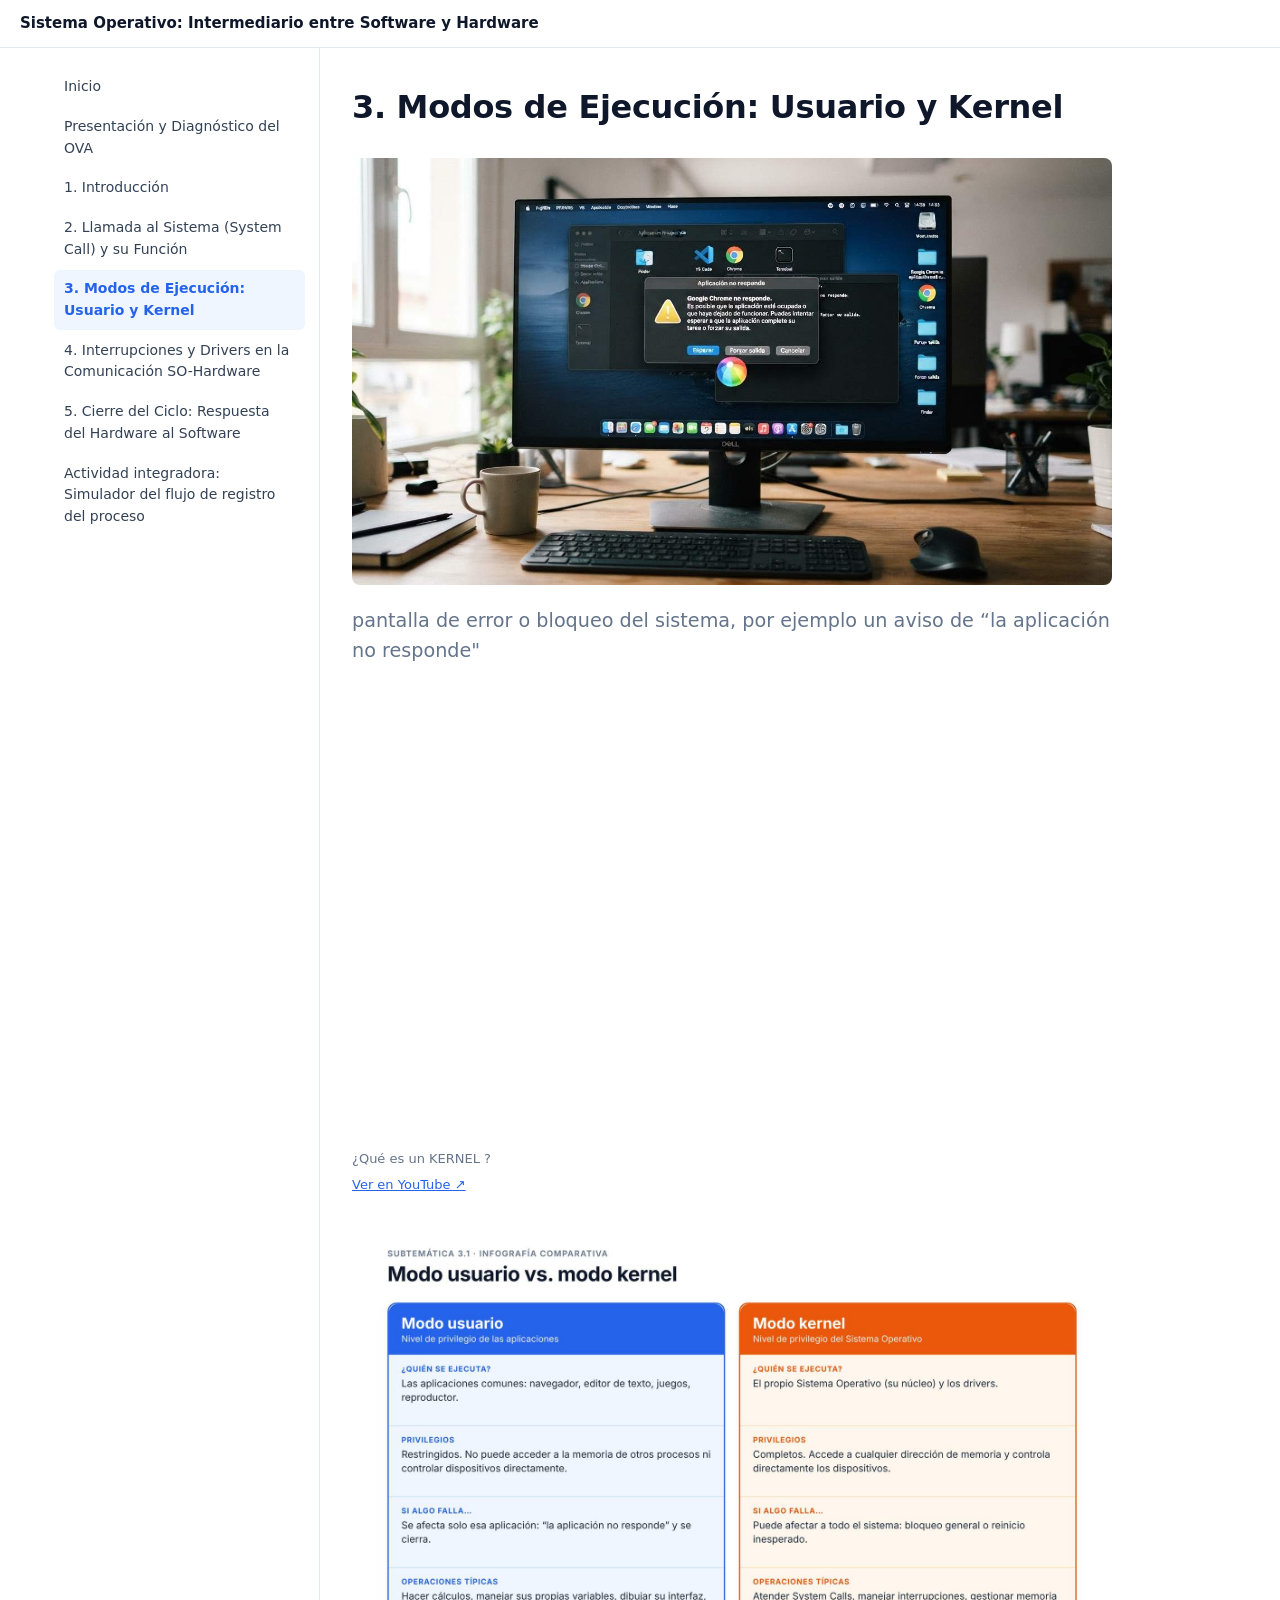
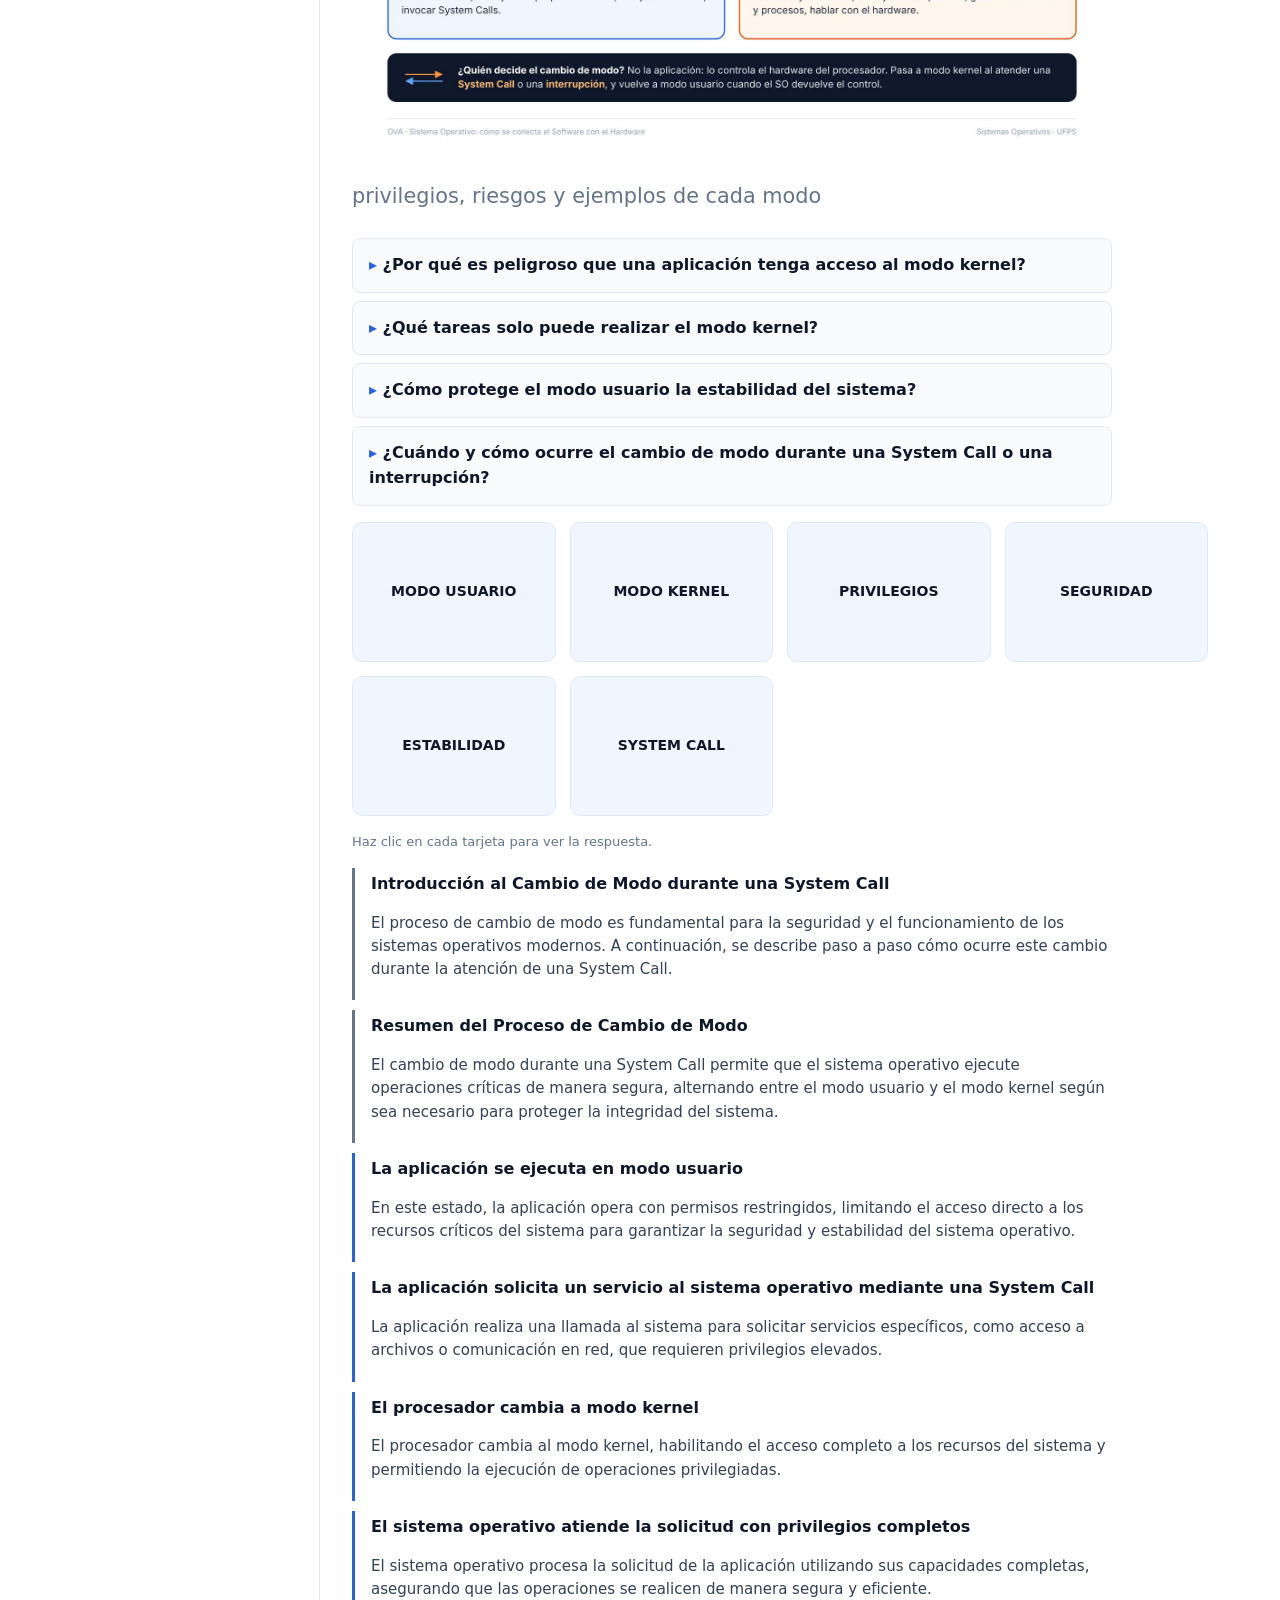
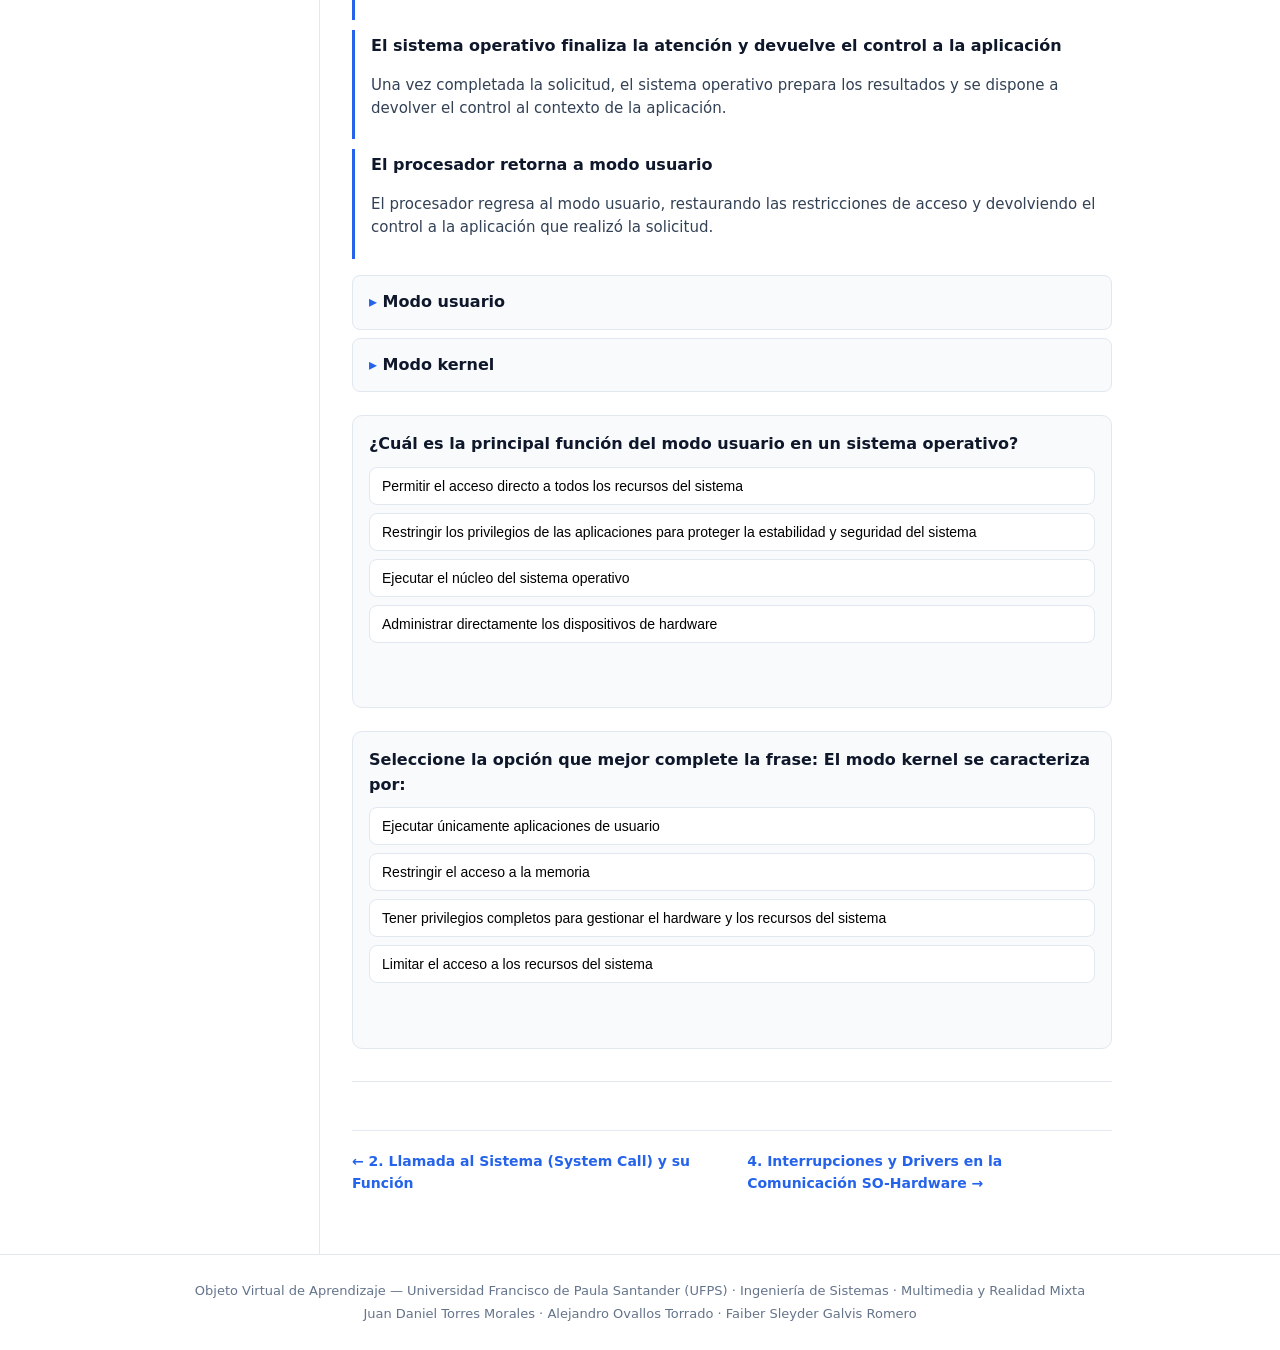
<file: 03-3-modos-de-ejecuci-n-usuario-y-kernel.html>
<!doctype html>
<html lang="es">
<head>
<meta charset="utf-8">
<meta name="viewport" content="width=device-width, initial-scale=1">
<title>3. Modos de Ejecución: Usuario y Kernel — Sistema Operativo: Intermediario entre Software y Hardware</title>
<link rel="stylesheet" href="style.css">
<script src="app.js"></script>
</head>
<body>
<header class="site-header">
  <a class="brand" href="index.html">Sistema Operativo: Intermediario entre Software y Hardware</a>
  <button class="nav-toggle" onclick="document.querySelector('.site-nav').classList.toggle('open')" aria-label="Menú">☰</button>
</header>
<div class="layout">
<nav class="site-nav">
  <ol>
  <li><a href="index.html">Inicio</a></li>
<li><a href="00-presentaci-n-y-diagn-stico-del-ova.html">Presentación y Diagnóstico del OVA</a></li>
<li><a href="01-1-introducci-n.html">1. Introducción</a></li>
<li><a href="02-2-llamada-al-sistema-system-call-y-su-fu.html">2. Llamada al Sistema (System Call) y su Función</a></li>
<li class="active"><a href="03-3-modos-de-ejecuci-n-usuario-y-kernel.html">3. Modos de Ejecución: Usuario y Kernel</a></li>
<li><a href="04-4-interrupciones-y-drivers-en-la-comunic.html">4. Interrupciones y Drivers en la Comunicación SO-Hardware</a></li>
<li><a href="05-5-cierre-del-ciclo-respuesta-del-hardwar.html">5. Cierre del Ciclo: Respuesta del Hardware al Software</a></li>
<li><a href="06-actividad-integradora-simulador-del-fluj.html">Actividad integradora: Simulador del flujo de registro del proceso</a></li>
  </ol>
</nav>
<main class="content">
<h1>3. Modos de Ejecución: Usuario y Kernel</h1>
<div class="text-block"></div>
<div class="text-block"></div>

<figure class="course-image">
  <img src="pantalla-de-error-o-bloque.jpg" alt="" loading="lazy">
  <figcaption><div data-editor-id="80be1e26-0480-4015-9408-6c430635b188"><p><span style="font-size: 1.2rem">pantalla de error o bloqueo del sistema, por ejemplo un aviso de “la aplicación no responde"</span></p></div></figcaption>
</figure>

<figure class="course-video">
  <div class="embed-wrap" style="max-width:760px">
    <iframe src="https://www.youtube-nocookie.com/embed/jI9q2KaXcCw" title="¿Qué es un KERNEL ?"
      loading="lazy" style="width:100%;aspect-ratio:16/9;border:0;border-radius:8px"
      allow="accelerometer; autoplay; clipboard-write; encrypted-media; gyroscope; picture-in-picture"
      allowfullscreen></iframe>
  </div>
  <figcaption>¿Qué es un KERNEL ?</figcaption>
  <p class="embed-link"><a href="https://youtu.be/jI9q2KaXcCw" target="_blank" rel="noopener">Ver en YouTube ↗</a></p>
</figure>
<div class="text-block"></div>

<figure class="course-image">
  <img src="3-1_infografia_modo_usuari.jpg" alt="" loading="lazy">
  <figcaption><div data-editor-id="3e88fa2a-dd60-423c-ace6-d6fda28acd31"><p><span style="font-size: 1.3rem">privilegios, riesgos y ejemplos de cada modo</span></p></div></figcaption>
</figure>
<div class="text-block"></div>
<div class="text-block"></div>
<div class="accordion">

<details class="accordion-item">
  <summary>¿Por qué es peligroso que una aplicación tenga acceso al modo kernel?</summary>
  <div class="accordion-body"><p>El modo kernel es un nivel privilegiado de operación en un sistema operativo que permite acceso directo a los recursos de hardware y memoria. Si una aplicación no confiable obtiene acceso a este modo, podría realizar cambios no autorizados, comprometer la seguridad del sistema o causar fallos críticos. Por esta razón, los sistemas operativos modernos implementan estrictos controles para limitar el acceso al modo kernel.</p><p></p><p>Además, el acceso no controlado al modo kernel podría permitir a un atacante ejecutar código malicioso con privilegios elevados. Esto podría resultar en la exposición de datos sensibles o en la interrupción de servicios esenciales. Por lo tanto, es crucial mantener una separación clara entre el modo usuario y el modo kernel para garantizar la estabilidad y seguridad del sistema.</p></div>
</details>

<details class="accordion-item">
  <summary>¿Qué tareas solo puede realizar el modo kernel?</summary>
  <div class="accordion-body"><p>El modo kernel es responsable de gestionar las operaciones críticas del sistema operativo. Esto incluye la administración de la memoria, la gestión de procesos y la comunicación con dispositivos de hardware. Estas tareas requieren un acceso privilegiado para garantizar que se realicen de manera segura y eficiente.</p><p></p><p>Además, el modo kernel maneja las interrupciones del sistema y las llamadas al sistema (system calls) realizadas por las aplicaciones en modo usuario. Estas funciones son esenciales para el funcionamiento del sistema y no pueden ser realizadas directamente por aplicaciones en modo usuario debido a las restricciones de seguridad.</p></div>
</details>

<details class="accordion-item">
  <summary>¿Cómo protege el modo usuario la estabilidad del sistema?</summary>
  <div class="accordion-body"><p>El modo usuario limita las capacidades de las aplicaciones para interactuar directamente con el hardware y los recursos críticos del sistema. Esto previene que errores en las aplicaciones afecten la estabilidad general del sistema operativo. Al operar en un entorno restringido, las aplicaciones no pueden realizar cambios no autorizados en el sistema.</p><p></p><p>Además, el modo usuario permite que el sistema operativo controle y supervise las acciones de las aplicaciones. Si una aplicación intenta realizar una operación no permitida, el sistema operativo puede intervenir y evitar posibles daños. Esto ayuda a mantener un entorno de ejecución seguro y estable para todas las aplicaciones.</p></div>
</details>

<details class="accordion-item">
  <summary>¿Cuándo y cómo ocurre el cambio de modo durante una System Call o una interrupción?</summary>
  <div class="accordion-body"><p>El cambio de modo de usuario a modo kernel ocurre cuando una aplicación realiza una llamada al sistema (system call) o cuando se produce una interrupción de hardware. Durante este proceso, el sistema operativo transfiere el control al kernel para manejar la solicitud o interrupción de manera segura.</p><p></p><p>Este cambio implica guardar el estado actual del procesador y cargar un nuevo contexto de ejecución con privilegios elevados. Una vez que el kernel completa la tarea requerida, el sistema vuelve al modo usuario, restaurando el estado anterior del procesador. Este mecanismo asegura que las operaciones críticas se realicen de manera controlada y sin comprometer la seguridad del sistema.</p></div>
</details>
</div>
<div class="text-block"></div>
<div class="flashcard-grid">

<div class="flashcard" tabindex="0" onclick="this.classList.toggle('flipped')">
  <div class="flashcard-inner">
    <div class="flashcard-face flashcard-front"><strong>MODO USUARIO</strong></div>
    <div class="flashcard-face flashcard-back"><p>Modo de operación del sistema operativo donde las aplicaciones se ejecutan con permisos limitados. Ejemplo: Ejecutar un navegador web.</p></div>
  </div>
</div>

<div class="flashcard" tabindex="0" onclick="this.classList.toggle('flipped')">
  <div class="flashcard-inner">
    <div class="flashcard-face flashcard-front"><strong>MODO KERNEL</strong></div>
    <div class="flashcard-face flashcard-back"><p>Modo de operación con acceso completo al hardware y recursos del sistema. Ejemplo: Gestión de memoria por el sistema operativo.</p></div>
  </div>
</div>

<div class="flashcard" tabindex="0" onclick="this.classList.toggle('flipped')">
  <div class="flashcard-inner">
    <div class="flashcard-face flashcard-front"><strong>PRIVILEGIOS</strong></div>
    <div class="flashcard-face flashcard-back"><p>Niveles de acceso asignados a procesos o usuarios para proteger recursos. Ejemplo: Un usuario estándar no puede instalar software.</p></div>
  </div>
</div>

<div class="flashcard" tabindex="0" onclick="this.classList.toggle('flipped')">
  <div class="flashcard-inner">
    <div class="flashcard-face flashcard-front"><strong>SEGURIDAD</strong></div>
    <div class="flashcard-face flashcard-back"><p>Medidas implementadas para proteger datos y recursos del sistema. Ejemplo: Uso de contraseñas para acceder al sistema.</p></div>
  </div>
</div>

<div class="flashcard" tabindex="0" onclick="this.classList.toggle('flipped')">
  <div class="flashcard-inner">
    <div class="flashcard-face flashcard-front"><strong>ESTABILIDAD</strong></div>
    <div class="flashcard-face flashcard-back"><p>Capacidad del sistema para operar sin fallos. Ejemplo: Un servidor que funciona continuamente sin interrupciones.</p></div>
  </div>
</div>

<div class="flashcard" tabindex="0" onclick="this.classList.toggle('flipped')">
  <div class="flashcard-inner">
    <div class="flashcard-face flashcard-front"><strong>SYSTEM CALL</strong></div>
    <div class="flashcard-face flashcard-back"><p>Interfaz que permite a las aplicaciones solicitar servicios al sistema operativo. Ejemplo: Abrir un archivo desde un programa.</p></div>
  </div>
</div>
</div>
<p class="hint">Haz clic en cada tarjeta para ver la respuesta.</p>
<div class="process">

<div class="process-item process-intro">
  <h4>Introducción al Cambio de Modo durante una System Call</h4>
  <div><p>El proceso de cambio de modo es fundamental para la seguridad y el funcionamiento de los sistemas operativos modernos. A continuación, se describe paso a paso cómo ocurre este cambio durante la atención de una System Call.</p></div>
</div>

<div class="process-item process-summary">
  <h4>Resumen del Proceso de Cambio de Modo</h4>
  <div><p>El cambio de modo durante una System Call permite que el sistema operativo ejecute operaciones críticas de manera segura, alternando entre el modo usuario y el modo kernel según sea necesario para proteger la integridad del sistema.</p></div>
</div>

<div class="process-item process-step">
  <h4>La aplicación se ejecuta en modo usuario</h4>
  <div><p>En este estado, la aplicación opera con permisos restringidos, limitando el acceso directo a los recursos críticos del sistema para garantizar la seguridad y estabilidad del sistema operativo.</p></div>
</div>

<div class="process-item process-step">
  <h4>La aplicación solicita un servicio al sistema operativo mediante una System Call</h4>
  <div><p>La aplicación realiza una llamada al sistema para solicitar servicios específicos, como acceso a archivos o comunicación en red, que requieren privilegios elevados.</p></div>
</div>

<div class="process-item process-step">
  <h4>El procesador cambia a modo kernel</h4>
  <div><p>El procesador cambia al modo kernel, habilitando el acceso completo a los recursos del sistema y permitiendo la ejecución de operaciones privilegiadas.</p></div>
</div>

<div class="process-item process-step">
  <h4>El sistema operativo atiende la solicitud con privilegios completos</h4>
  <div><p>El sistema operativo procesa la solicitud de la aplicación utilizando sus capacidades completas, asegurando que las operaciones se realicen de manera segura y eficiente.</p></div>
</div>

<div class="process-item process-step">
  <h4>El sistema operativo finaliza la atención y devuelve el control a la aplicación</h4>
  <div><p>Una vez completada la solicitud, el sistema operativo prepara los resultados y se dispone a devolver el control al contexto de la aplicación.</p></div>
</div>

<div class="process-item process-step">
  <h4>El procesador retorna a modo usuario</h4>
  <div><p>El procesador regresa al modo usuario, restaurando las restricciones de acceso y devolviendo el control a la aplicación que realizó la solicitud.</p></div>
</div>
</div>
<div class="text-block"></div>
<div class="accordion">

<details class="accordion-item">
  <summary>Modo usuario</summary>
  <div class="accordion-body"><p>El modo usuario es un entorno de operación en el que las aplicaciones y programas se ejecutan con permisos limitados. Esto asegura que las acciones realizadas por el software no interfieran con el núcleo del sistema operativo, proporcionando una capa de seguridad adicional.</p><p></p><p>En este modo, los procesos tienen acceso restringido al hardware y a los recursos críticos del sistema. Esto permite que el sistema operativo mantenga la estabilidad y prevenga que errores en las aplicaciones afecten el funcionamiento general del sistema.</p></div>
</details>

<details class="accordion-item">
  <summary>Modo kernel</summary>
  <div class="accordion-body"><p>El modo kernel es un entorno de operación donde el sistema operativo tiene acceso completo a todos los recursos del hardware. En este modo, se ejecutan las funciones críticas del sistema, como la gestión de memoria, el control de dispositivos y la administración de procesos.</p><p></p><p>Este modo permite que el sistema operativo interactúe directamente con el hardware, lo que es esencial para realizar tareas de bajo nivel. Sin embargo, también implica que cualquier error en este nivel puede tener consecuencias graves para la estabilidad del sistema.</p></div>
</details>
</div>
<div class="text-block"></div>
<div class="kc-wrap">
<div class="kc" data-qtype="mc"><p class="kc-title">¿Cuál es la principal función del modo usuario en un sistema operativo?</p><div class="kc-answers">
<button type="button" class="kc-answer" data-correct="false" data-feedback="Esta opción es incorrecta porque el modo usuario restringe el acceso directo a los recursos del sistema para proteger la seguridad y estabilidad." onclick="checkAnswer(this)">Permitir el acceso directo a todos los recursos del sistema</button>
<button type="button" class="kc-answer" data-correct="true" data-feedback="Esta es la respuesta correcta. El modo usuario limita los privilegios de las aplicaciones para evitar que acciones maliciosas o errores afecten la estabilidad y seguridad del sistema." onclick="checkAnswer(this)">Restringir los privilegios de las aplicaciones para proteger la estabilidad y seguridad del sistema</button>
<button type="button" class="kc-answer" data-correct="false" data-feedback="Esta opción es incorrecta porque el núcleo del sistema operativo se ejecuta en modo núcleo, no en modo usuario." onclick="checkAnswer(this)">Ejecutar el núcleo del sistema operativo</button>
<button type="button" class="kc-answer" data-correct="false" data-feedback="Esta opción es incorrecta porque la administración directa del hardware es responsabilidad del modo núcleo, no del modo usuario." onclick="checkAnswer(this)">Administrar directamente los dispositivos de hardware</button>
<p class="kc-feedback" aria-live="polite"></p></div></div>
</div>
<div class="kc-wrap">
<div class="kc" data-qtype="mc"><p class="kc-title">Seleccione la opción que mejor complete la frase: El modo kernel se caracteriza por:</p><div class="kc-answers">
<button type="button" class="kc-answer" data-correct="false" data-feedback="Esta opción es incorrecta porque el modo kernel ejecuta código privilegiado del sistema operativo, no aplicaciones de usuario." onclick="checkAnswer(this)">Ejecutar únicamente aplicaciones de usuario</button>
<button type="button" class="kc-answer" data-correct="false" data-feedback="Esta opción es incorrecta porque el modo kernel tiene acceso completo a la memoria, no la restringe." onclick="checkAnswer(this)">Restringir el acceso a la memoria</button>
<button type="button" class="kc-answer" data-correct="true" data-feedback="Esta opción es correcta porque el modo kernel permite al sistema operativo controlar directamente el hardware y todos los recursos del sistema." onclick="checkAnswer(this)">Tener privilegios completos para gestionar el hardware y los recursos del sistema</button>
<button type="button" class="kc-answer" data-correct="false" data-feedback="Esta opción es incorrecta porque el modo kernel no limita el acceso, sino que tiene acceso total a los recursos del sistema." onclick="checkAnswer(this)">Limitar el acceso a los recursos del sistema</button>
<p class="kc-feedback" aria-live="polite"></p></div></div>
</div>
<div class="text-block"></div>
<hr>
<div class="text-block"></div>
<div class="prevnext">
<a class="prev" href="02-2-llamada-al-sistema-system-call-y-su-fu.html">← 2. Llamada al Sistema (System Call) y su Función</a>
<a class="next" href="04-4-interrupciones-y-drivers-en-la-comunic.html">4. Interrupciones y Drivers en la Comunicación SO-Hardware →</a>
</div>
</main>
</div>
<footer class="site-footer">
  <p>Objeto Virtual de Aprendizaje — Universidad Francisco de Paula Santander (UFPS) · Ingeniería de Sistemas · Multimedia y Realidad Mixta</p>
  <p>Juan Daniel Torres Morales · Alejandro Ovallos Torrado · Faiber Sleyder Galvis Romero</p>
</footer>
</body>
</html>
</file>
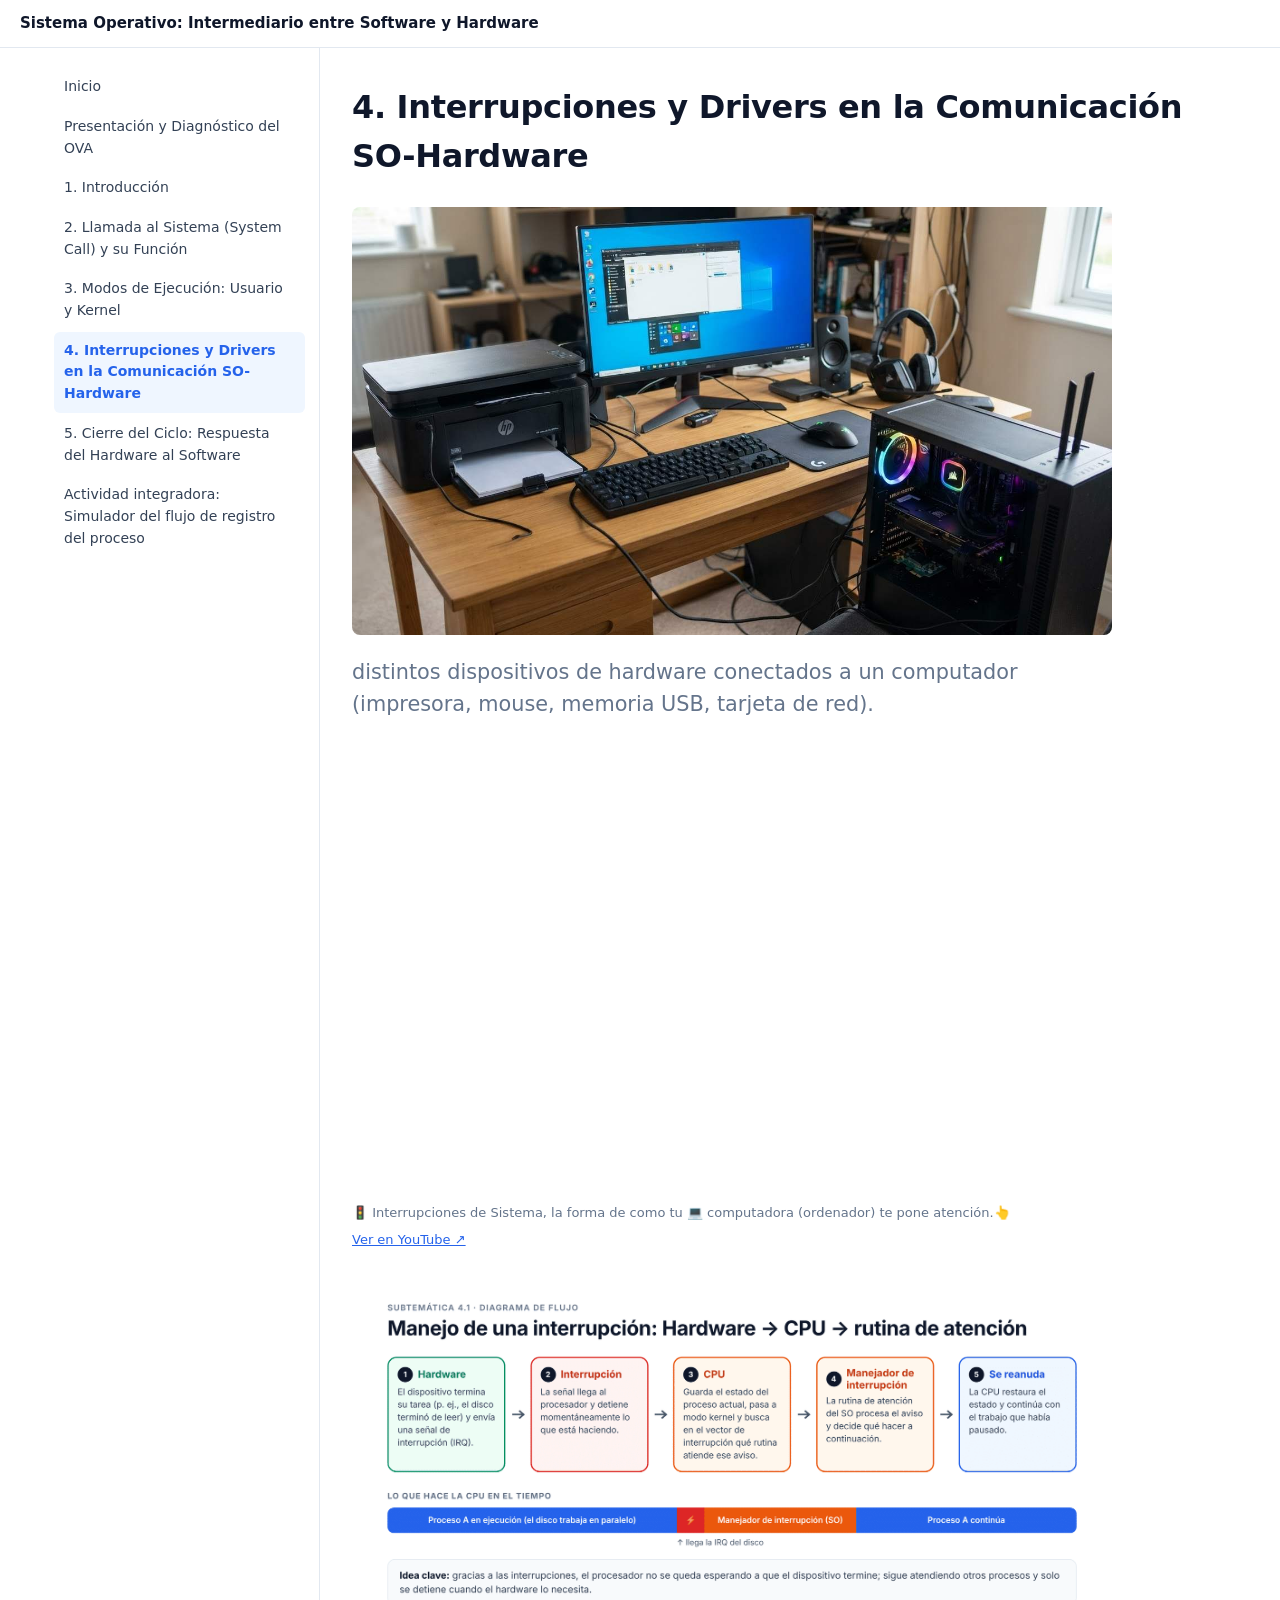
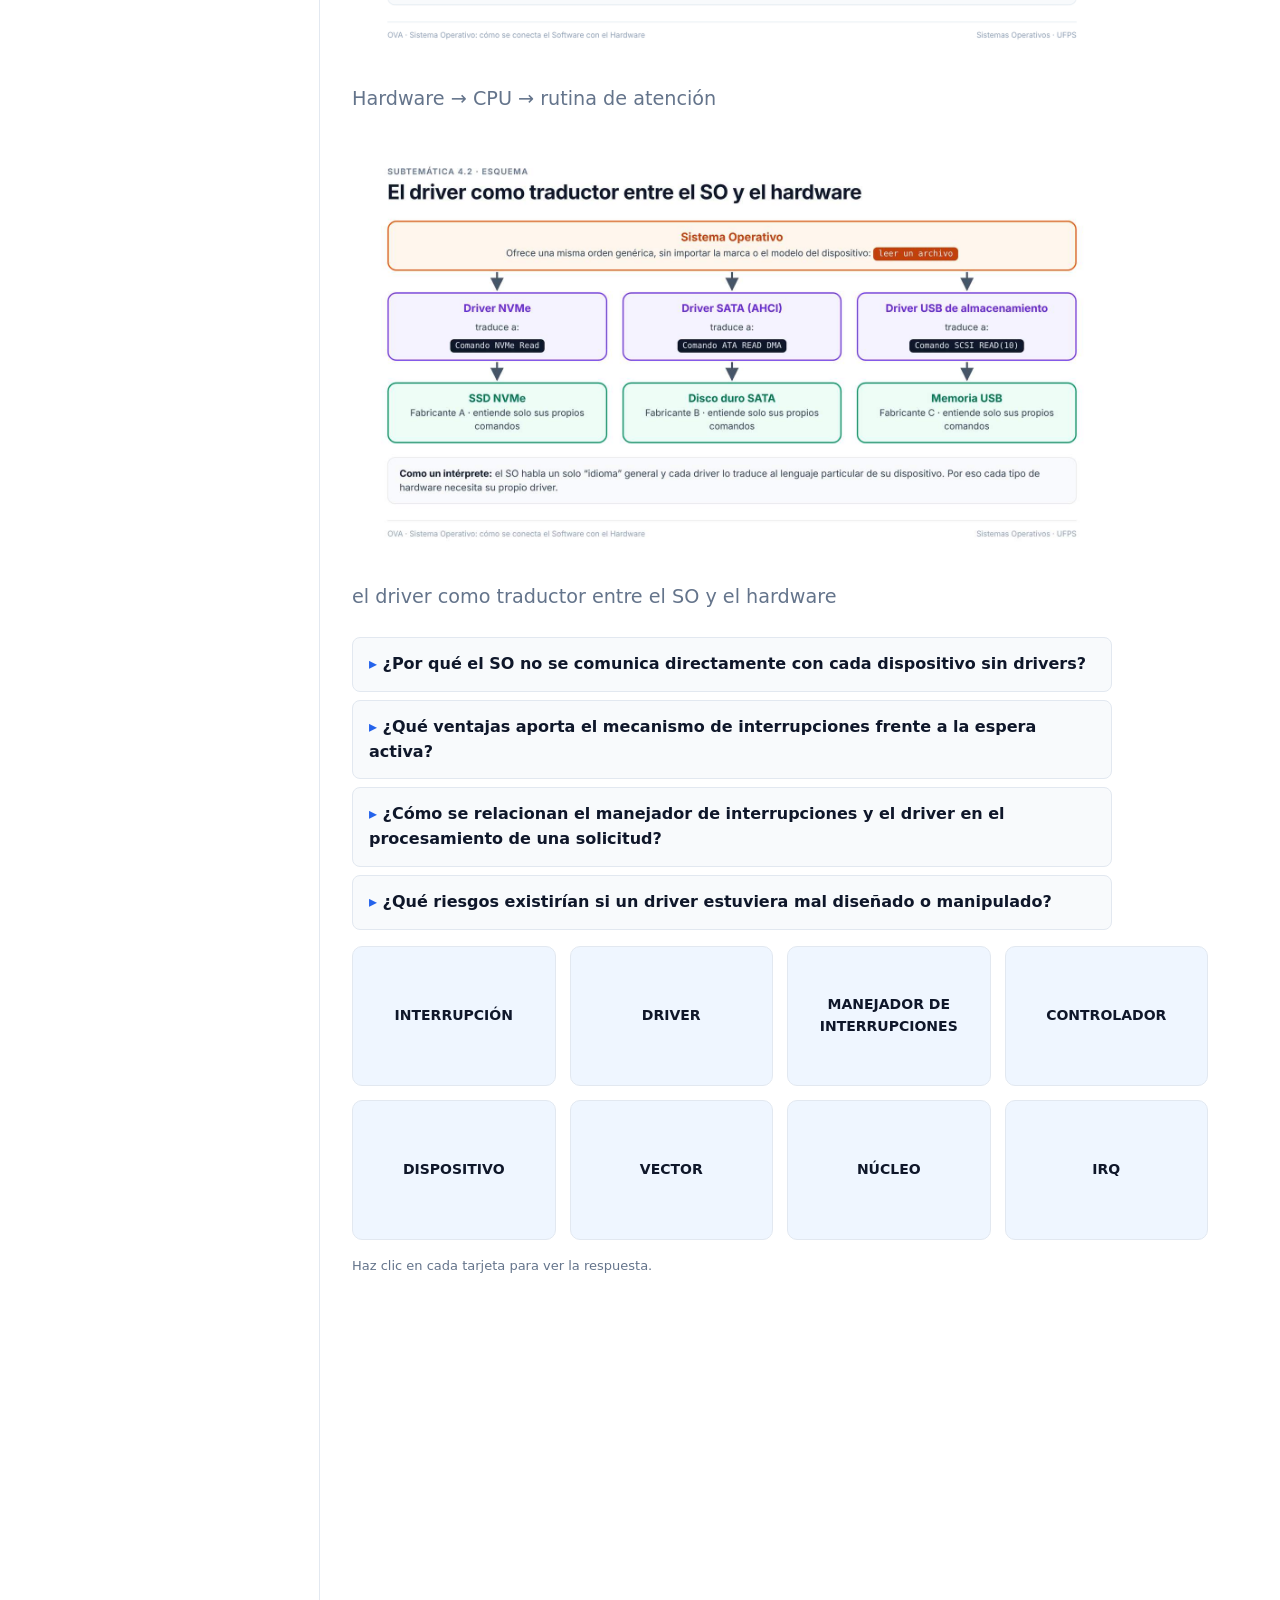
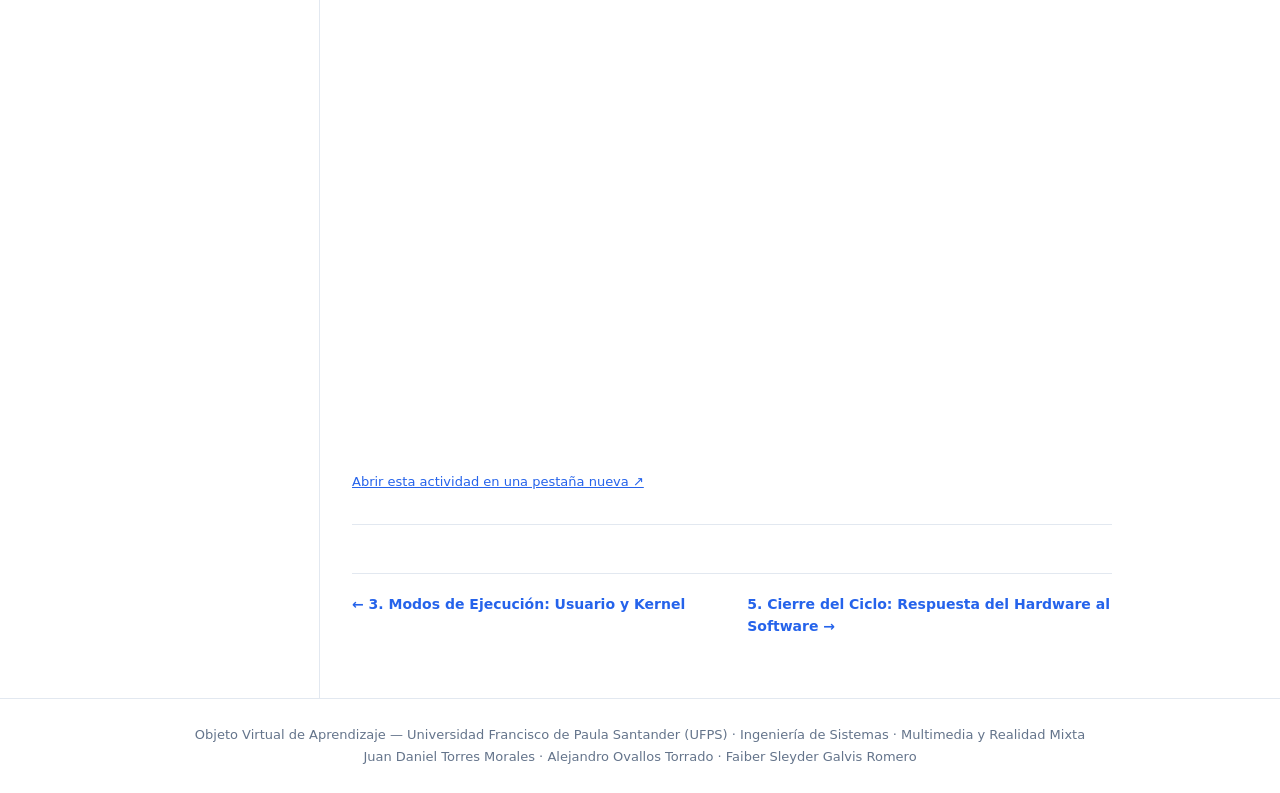
<file: 04-4-interrupciones-y-drivers-en-la-comunic.html>
<!doctype html>
<html lang="es">
<head>
<meta charset="utf-8">
<meta name="viewport" content="width=device-width, initial-scale=1">
<title>4. Interrupciones y Drivers en la Comunicación SO-Hardware — Sistema Operativo: Intermediario entre Software y Hardware</title>
<link rel="stylesheet" href="style.css">
<script src="app.js"></script>
</head>
<body>
<header class="site-header">
  <a class="brand" href="index.html">Sistema Operativo: Intermediario entre Software y Hardware</a>
  <button class="nav-toggle" onclick="document.querySelector('.site-nav').classList.toggle('open')" aria-label="Menú">☰</button>
</header>
<div class="layout">
<nav class="site-nav">
  <ol>
  <li><a href="index.html">Inicio</a></li>
<li><a href="00-presentaci-n-y-diagn-stico-del-ova.html">Presentación y Diagnóstico del OVA</a></li>
<li><a href="01-1-introducci-n.html">1. Introducción</a></li>
<li><a href="02-2-llamada-al-sistema-system-call-y-su-fu.html">2. Llamada al Sistema (System Call) y su Función</a></li>
<li><a href="03-3-modos-de-ejecuci-n-usuario-y-kernel.html">3. Modos de Ejecución: Usuario y Kernel</a></li>
<li class="active"><a href="04-4-interrupciones-y-drivers-en-la-comunic.html">4. Interrupciones y Drivers en la Comunicación SO-Hardware</a></li>
<li><a href="05-5-cierre-del-ciclo-respuesta-del-hardwar.html">5. Cierre del Ciclo: Respuesta del Hardware al Software</a></li>
<li><a href="06-actividad-integradora-simulador-del-fluj.html">Actividad integradora: Simulador del flujo de registro del proceso</a></li>
  </ol>
</nav>
<main class="content">
<h1>4. Interrupciones y Drivers en la Comunicación SO-Hardware</h1>
<div class="text-block"></div>
<div class="text-block"></div>

<figure class="course-image">
  <img src="distintos-dispositivos-de-.jpg" alt="" loading="lazy">
  <figcaption><div data-editor-id="13cbd486-6053-4a1b-8dc1-00e6b177a971"><p><span style="font-size: 1.3rem">distintos dispositivos de hardware conectados a un computador (impresora, mouse, memoria USB, tarjeta de red).</span></p></div></figcaption>
</figure>

<figure class="course-video">
  <div class="embed-wrap" style="max-width:760px">
    <iframe src="https://www.youtube-nocookie.com/embed/vusZZtiVBqs" title="🚦 Interrupciones de Sistema, la forma de como tu 💻 computadora (ordenador) te pone atención.👆"
      loading="lazy" style="width:100%;aspect-ratio:16/9;border:0;border-radius:8px"
      allow="accelerometer; autoplay; clipboard-write; encrypted-media; gyroscope; picture-in-picture"
      allowfullscreen></iframe>
  </div>
  <figcaption>🚦 Interrupciones de Sistema, la forma de como tu 💻 computadora (ordenador) te pone atención.👆</figcaption>
  <p class="embed-link"><a href="https://youtu.be/vusZZtiVBqs" target="_blank" rel="noopener">Ver en YouTube ↗</a></p>
</figure>
<div class="text-block"></div>
<div class="text-block"></div>

<figure class="course-image">
  <img src="4-1_diagrama_flujo_interru.png" alt="" loading="lazy">
  <figcaption><div data-editor-id="1782cd2f-70bd-4b2c-9dff-8336c5f2b365"><p><span style="font-size: 1.2rem">Hardware → CPU → rutina de atención</span></p></div></figcaption>
</figure>
<div class="text-block"></div>
<div class="text-block"></div>

<figure class="course-image">
  <img src="4-2_esquema_driver_traduct.jpg" alt="" loading="lazy">
  <figcaption><div data-editor-id="165750fe-bf54-44eb-86eb-9ce97d11c3c7"><p><span style="font-size: 1.2rem">el driver como traductor entre el SO y el hardware</span></p></div></figcaption>
</figure>
<div class="text-block"></div>
<div class="text-block"></div>
<div class="accordion">

<details class="accordion-item">
  <summary>¿Por qué el SO no se comunica directamente con cada dispositivo sin drivers?</summary>
  <div class="accordion-body"><p>El sistema operativo (SO) utiliza drivers para comunicarse con los dispositivos porque estos actúan como intermediarios que traducen las instrucciones del SO en comandos específicos que el hardware puede entender. Sin drivers, el SO tendría que incluir soporte para cada dispositivo existente, lo cual sería impráctico y poco eficiente.</p><p></p><p>Los drivers permiten una mayor flexibilidad y modularidad, ya que cada dispositivo puede tener su propio controlador especializado que se integra con el SO sin necesidad de modificarlo directamente.</p></div>
</details>

<details class="accordion-item">
  <summary>¿Qué ventajas aporta el mecanismo de interrupciones frente a la espera activa?</summary>
  <div class="accordion-body"><p>El mecanismo de interrupciones permite que el procesador realice otras tareas mientras espera eventos de los dispositivos, en lugar de permanecer en un estado de espera activa que consume recursos constantemente. Esto mejora la eficiencia del sistema y reduce el consumo de energía.</p><p></p><p>Además, las interrupciones aseguran una respuesta más rápida a eventos importantes, ya que el procesador puede ser notificado inmediatamente cuando ocurre un evento, en lugar de depender de verificaciones periódicas.</p></div>
</details>

<details class="accordion-item">
  <summary>¿Cómo se relacionan el manejador de interrupciones y el driver en el procesamiento de una solicitud?</summary>
  <div class="accordion-body"><p>El manejador de interrupciones es responsable de capturar las señales de interrupción generadas por los dispositivos y notificar al sistema operativo. Una vez que se procesa la interrupción, el driver correspondiente toma el control para manejar los detalles específicos del dispositivo.</p><p></p><p>Esta colaboración asegura que las interrupciones sean gestionadas de manera eficiente y que las operaciones del dispositivo se realicen correctamente, manteniendo la estabilidad y funcionalidad del sistema.</p></div>
</details>

<details class="accordion-item">
  <summary>¿Qué riesgos existirían si un driver estuviera mal diseñado o manipulado?</summary>
  <div class="accordion-body"><p>Un driver mal diseñado o manipulado puede causar inestabilidad en el sistema operativo, como bloqueos o errores inesperados. Además, puede exponer vulnerabilidades de seguridad que podrían ser explotadas por atacantes para comprometer el sistema.</p><p></p><p>Por esta razón, es crucial que los drivers sean desarrollados y mantenidos siguiendo estándares estrictos de calidad y seguridad, y que provengan de fuentes confiables.</p></div>
</details>
</div>
<div class="text-block"></div>
<div class="flashcard-grid">

<div class="flashcard" tabindex="0" onclick="this.classList.toggle('flipped')">
  <div class="flashcard-inner">
    <div class="flashcard-face flashcard-front"><strong>INTERRUPCIÓN</strong></div>
    <div class="flashcard-face flashcard-back"><p>Una señal que indica al procesador que debe detener su tarea actual para atender un evento específico.</p></div>
  </div>
</div>

<div class="flashcard" tabindex="0" onclick="this.classList.toggle('flipped')">
  <div class="flashcard-inner">
    <div class="flashcard-face flashcard-front"><strong>DRIVER</strong></div>
    <div class="flashcard-face flashcard-back"><p>Software que permite la comunicación entre el sistema operativo y un dispositivo de hardware.</p></div>
  </div>
</div>

<div class="flashcard" tabindex="0" onclick="this.classList.toggle('flipped')">
  <div class="flashcard-inner">
    <div class="flashcard-face flashcard-front"><strong>MANEJADOR DE INTERRUPCIONES</strong></div>
    <div class="flashcard-face flashcard-back"><p>Un programa que gestiona las interrupciones y determina cómo responder a ellas.</p></div>
  </div>
</div>

<div class="flashcard" tabindex="0" onclick="this.classList.toggle('flipped')">
  <div class="flashcard-inner">
    <div class="flashcard-face flashcard-front"><strong>CONTROLADOR</strong></div>
    <div class="flashcard-face flashcard-back"><p>Un dispositivo o software que regula el funcionamiento de un componente de hardware.</p></div>
  </div>
</div>

<div class="flashcard" tabindex="0" onclick="this.classList.toggle('flipped')">
  <div class="flashcard-inner">
    <div class="flashcard-face flashcard-front"><strong>DISPOSITIVO</strong></div>
    <div class="flashcard-face flashcard-back"><p>Un componente de hardware que realiza una función específica dentro de un sistema informático.</p></div>
  </div>
</div>

<div class="flashcard" tabindex="0" onclick="this.classList.toggle('flipped')">
  <div class="flashcard-inner">
    <div class="flashcard-face flashcard-front"><strong>VECTOR</strong></div>
    <div class="flashcard-face flashcard-back"><p>Una dirección en memoria que apunta al manejador de interrupciones correspondiente.</p></div>
  </div>
</div>

<div class="flashcard" tabindex="0" onclick="this.classList.toggle('flipped')">
  <div class="flashcard-inner">
    <div class="flashcard-face flashcard-front"><strong>NÚCLEO</strong></div>
    <div class="flashcard-face flashcard-back"><p>La unidad central de procesamiento que ejecuta instrucciones en un sistema informático.</p></div>
  </div>
</div>

<div class="flashcard" tabindex="0" onclick="this.classList.toggle('flipped')">
  <div class="flashcard-inner">
    <div class="flashcard-face flashcard-front"><strong>IRQ</strong></div>
    <div class="flashcard-face flashcard-back"><p>Una línea de hardware que permite a los dispositivos solicitar atención del procesador.</p></div>
  </div>
</div>
</div>
<p class="hint">Haz clic en cada tarjeta para ver la respuesta.</p>
<div class="text-block"></div>

<div class="embed-wrap">
  <iframe src="embed-04-2.html" loading="lazy" style="width:100%;min-height:760px;border:0;" title="Actividad interactiva"></iframe>
  <p class="embed-link"><a href="embed-04-2.html" target="_blank" rel="noopener">Abrir esta actividad en una pestaña nueva ↗</a></p>
</div>

<hr>
<div class="text-block"></div>
<div class="prevnext">
<a class="prev" href="03-3-modos-de-ejecuci-n-usuario-y-kernel.html">← 3. Modos de Ejecución: Usuario y Kernel</a>
<a class="next" href="05-5-cierre-del-ciclo-respuesta-del-hardwar.html">5. Cierre del Ciclo: Respuesta del Hardware al Software →</a>
</div>
</main>
</div>
<footer class="site-footer">
  <p>Objeto Virtual de Aprendizaje — Universidad Francisco de Paula Santander (UFPS) · Ingeniería de Sistemas · Multimedia y Realidad Mixta</p>
  <p>Juan Daniel Torres Morales · Alejandro Ovallos Torrado · Faiber Sleyder Galvis Romero</p>
</footer>
</body>
</html>
</file>
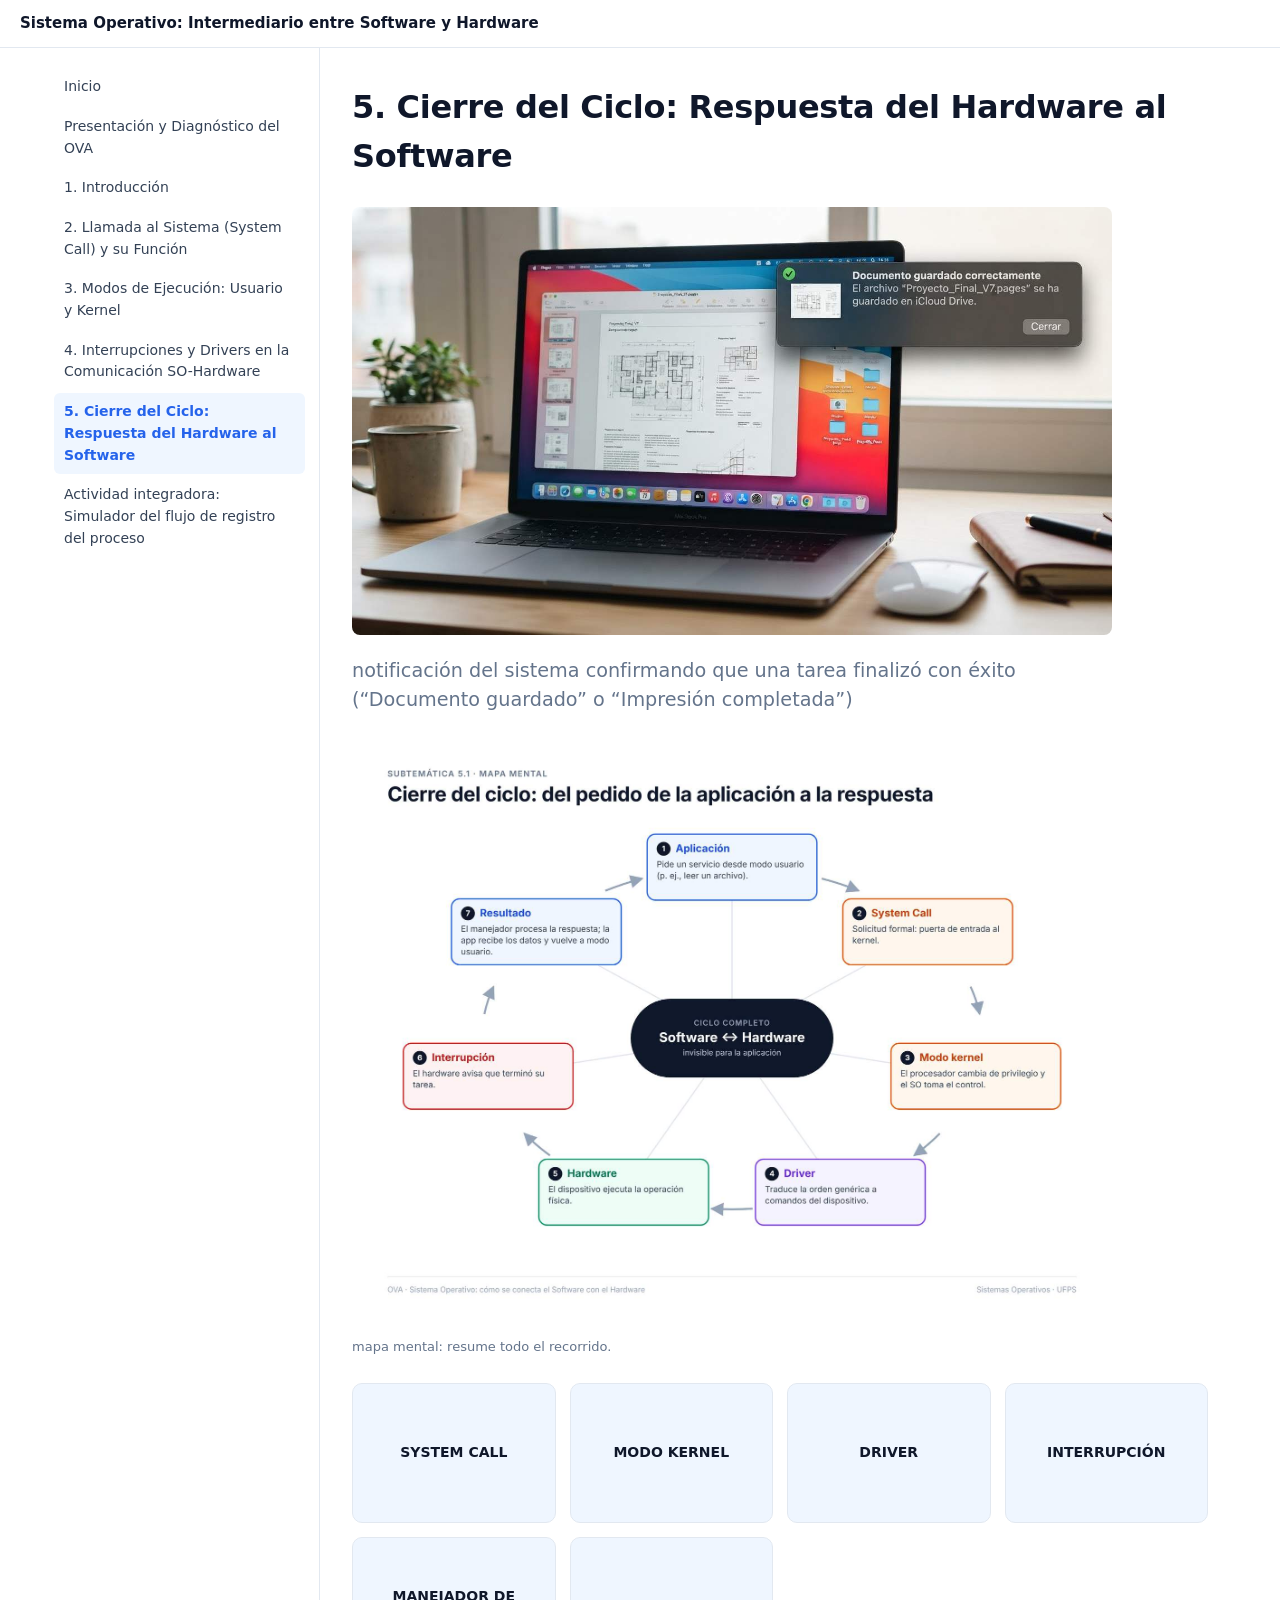
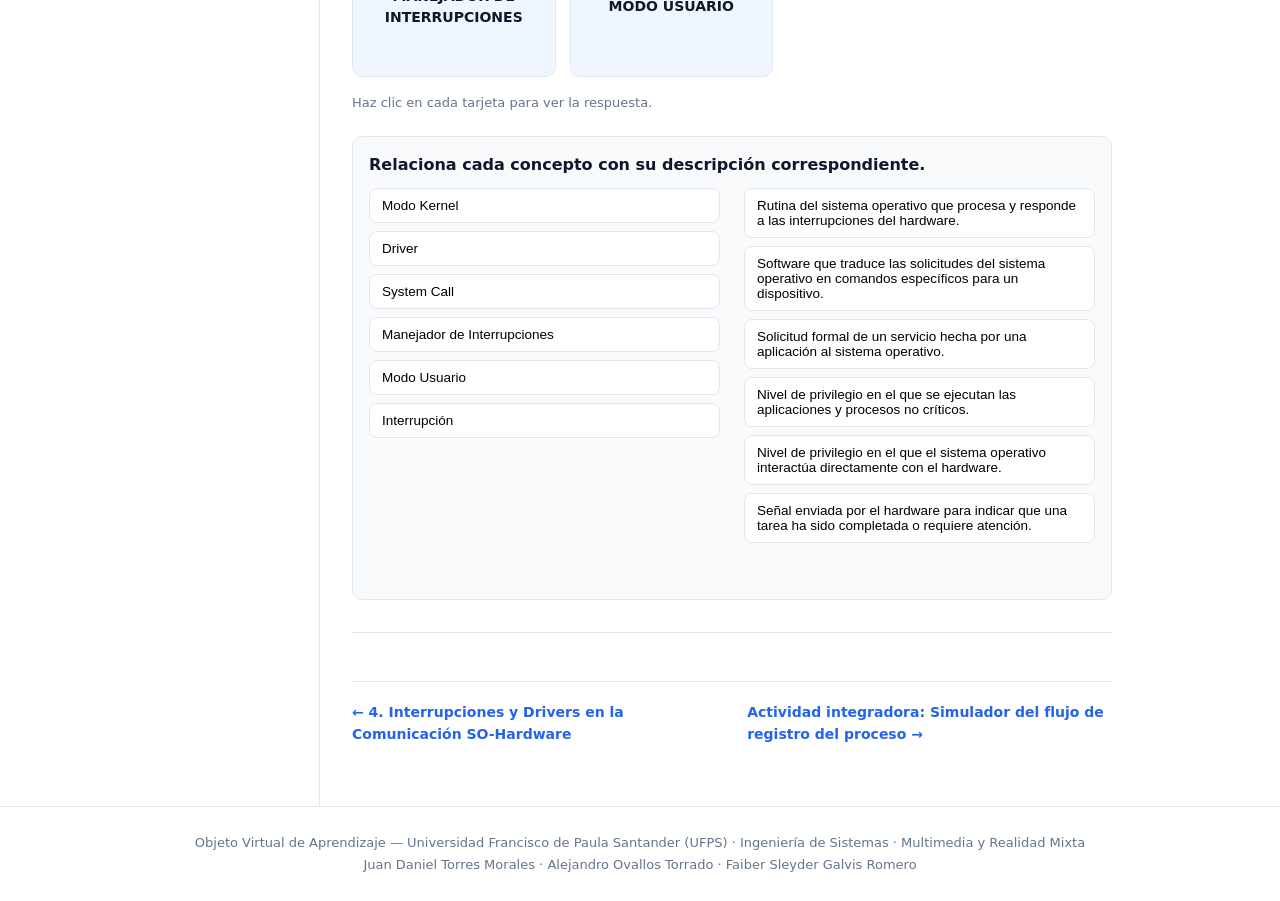
<file: 05-5-cierre-del-ciclo-respuesta-del-hardwar.html>
<!doctype html>
<html lang="es">
<head>
<meta charset="utf-8">
<meta name="viewport" content="width=device-width, initial-scale=1">
<title>5. Cierre del Ciclo: Respuesta del Hardware al Software — Sistema Operativo: Intermediario entre Software y Hardware</title>
<link rel="stylesheet" href="style.css">
<script src="app.js"></script>
</head>
<body>
<header class="site-header">
  <a class="brand" href="index.html">Sistema Operativo: Intermediario entre Software y Hardware</a>
  <button class="nav-toggle" onclick="document.querySelector('.site-nav').classList.toggle('open')" aria-label="Menú">☰</button>
</header>
<div class="layout">
<nav class="site-nav">
  <ol>
  <li><a href="index.html">Inicio</a></li>
<li><a href="00-presentaci-n-y-diagn-stico-del-ova.html">Presentación y Diagnóstico del OVA</a></li>
<li><a href="01-1-introducci-n.html">1. Introducción</a></li>
<li><a href="02-2-llamada-al-sistema-system-call-y-su-fu.html">2. Llamada al Sistema (System Call) y su Función</a></li>
<li><a href="03-3-modos-de-ejecuci-n-usuario-y-kernel.html">3. Modos de Ejecución: Usuario y Kernel</a></li>
<li><a href="04-4-interrupciones-y-drivers-en-la-comunic.html">4. Interrupciones y Drivers en la Comunicación SO-Hardware</a></li>
<li class="active"><a href="05-5-cierre-del-ciclo-respuesta-del-hardwar.html">5. Cierre del Ciclo: Respuesta del Hardware al Software</a></li>
<li><a href="06-actividad-integradora-simulador-del-fluj.html">Actividad integradora: Simulador del flujo de registro del proceso</a></li>
  </ol>
</nav>
<main class="content">
<h1>5. Cierre del Ciclo: Respuesta del Hardware al Software</h1>
<div class="text-block"></div>
<div class="text-block"></div>

<figure class="course-image">
  <img src="notificaci%C3%B3n-del-sistema-.jpg" alt="" loading="lazy">
  <figcaption><div data-editor-id="68a60adb-d230-42ac-9ac4-70ddd51eed2c"><p><span style="font-size: 1.2rem">notificación del sistema confirmando que una tarea finalizó con éxito (“Documento guardado” o “Impresión completada”)</span></p></div></figcaption>
</figure>
<div class="text-block"></div>
<div class="text-block"></div>

<figure class="course-image">
  <img src="5-1_mapa_mental_cierre_del.jpg" alt="" loading="lazy">
  <figcaption><div data-editor-id="e9c10bc1-2ee1-42b7-8640-c77e29486cf7"><p>mapa mental: resume todo el recorrido.</p></div></figcaption>
</figure>
<div class="text-block"></div>
<div class="text-block"></div>
<div class="flashcard-grid">

<div class="flashcard" tabindex="0" onclick="this.classList.toggle('flipped')">
  <div class="flashcard-inner">
    <div class="flashcard-face flashcard-front"><strong>SYSTEM CALL</strong></div>
    <div class="flashcard-face flashcard-back"><p>Una System Call es una interfaz que permite a los programas solicitar servicios al sistema operativo, como acceso a archivos.</p><p><em>Ejemplo:</em> Una aplicación solicita abrir un archivo usando la llamada al sistema 'open()'.</p></div>
  </div>
</div>

<div class="flashcard" tabindex="0" onclick="this.classList.toggle('flipped')">
  <div class="flashcard-inner">
    <div class="flashcard-face flashcard-front"><strong>MODO KERNEL</strong></div>
    <div class="flashcard-face flashcard-back"><p>El Modo Kernel es un nivel de privilegio del procesador que permite ejecutar código con acceso completo al hardware.</p><p><em>Ejemplo:</em> El sistema operativo gestiona la memoria en modo kernel para proteger los datos.</p></div>
  </div>
</div>

<div class="flashcard" tabindex="0" onclick="this.classList.toggle('flipped')">
  <div class="flashcard-inner">
    <div class="flashcard-face flashcard-front"><strong>DRIVER</strong></div>
    <div class="flashcard-face flashcard-back"><p>Un Driver es un software que permite la comunicación entre el sistema operativo y un dispositivo de hardware.</p><p><em>Ejemplo:</em> El driver de una impresora traduce las instrucciones de impresión para el dispositivo.</p></div>
  </div>
</div>

<div class="flashcard" tabindex="0" onclick="this.classList.toggle('flipped')">
  <div class="flashcard-inner">
    <div class="flashcard-face flashcard-front"><strong>INTERRUPCIÓN</strong></div>
    <div class="flashcard-face flashcard-back"><p>Una Interrupción es una señal que indica al procesador que detenga su tarea actual para atender un evento urgente.</p><p><em>Ejemplo:</em> Una tecla presionada genera una interrupción para que el sistema registre la entrada.</p></div>
  </div>
</div>

<div class="flashcard" tabindex="0" onclick="this.classList.toggle('flipped')">
  <div class="flashcard-inner">
    <div class="flashcard-face flashcard-front"><strong>MANEJADOR DE INTERRUPCIONES</strong></div>
    <div class="flashcard-face flashcard-back"><p>Un Manejador de Interrupciones es un programa que responde a una interrupción específica y realiza las acciones necesarias.</p><p><em>Ejemplo:</em> El manejador procesa la señal de un mouse para mover el cursor en pantalla.</p></div>
  </div>
</div>

<div class="flashcard" tabindex="0" onclick="this.classList.toggle('flipped')">
  <div class="flashcard-inner">
    <div class="flashcard-face flashcard-front"><strong>MODO USUARIO</strong></div>
    <div class="flashcard-face flashcard-back"><p>El Modo Usuario es un nivel de ejecución restringido donde las aplicaciones operan sin acceso directo al hardware.</p><p><em>Ejemplo:</em> Un navegador web funciona en modo usuario para evitar alterar el sistema operativo.</p></div>
  </div>
</div>
</div>
<p class="hint">Haz clic en cada tarjeta para ver la respuesta.</p>
<div class="kc-wrap">
<div class="kc" data-qtype="match"><p class="kc-title">Relaciona cada concepto con su descripción correspondiente.</p>
<div class="match-wrap"><div class="match-terms">
<button type="button" class="match-term" onclick="selectMatch(this)">Modo Kernel</button>
<button type="button" class="match-term" onclick="selectMatch(this)">Driver</button>
<button type="button" class="match-term" onclick="selectMatch(this)">System Call</button>
<button type="button" class="match-term" onclick="selectMatch(this)">Manejador de Interrupciones</button>
<button type="button" class="match-term" onclick="selectMatch(this)">Modo Usuario</button>
<button type="button" class="match-term" onclick="selectMatch(this)">Interrupción</button>
</div><div class="match-defs">
<button type="button" class="match-def" onclick="selectMatchDef(this)">Rutina del sistema operativo que procesa y responde a las interrupciones del hardware.</button>
<button type="button" class="match-def" onclick="selectMatchDef(this)">Software que traduce las solicitudes del sistema operativo en comandos específicos para un dispositivo.</button>
<button type="button" class="match-def" onclick="selectMatchDef(this)">Solicitud formal de un servicio hecha por una aplicación al sistema operativo.</button>
<button type="button" class="match-def" onclick="selectMatchDef(this)">Nivel de privilegio en el que se ejecutan las aplicaciones y procesos no críticos.</button>
<button type="button" class="match-def" onclick="selectMatchDef(this)">Nivel de privilegio en el que el sistema operativo interactúa directamente con el hardware.</button>
<button type="button" class="match-def" onclick="selectMatchDef(this)">Señal enviada por el hardware para indicar que una tarea ha sido completada o requiere atención.</button>
</div></div>
<script>registerMatching({"Modo Kernel": "Nivel de privilegio en el que el sistema operativo interactúa directamente con el hardware.", "Driver": "Software que traduce las solicitudes del sistema operativo en comandos específicos para un dispositivo.", "System Call": "Solicitud formal de un servicio hecha por una aplicación al sistema operativo.", "Manejador de Interrupciones": "Rutina del sistema operativo que procesa y responde a las interrupciones del hardware.", "Modo Usuario": "Nivel de privilegio en el que se ejecutan las aplicaciones y procesos no críticos.", "Interrupción": "Señal enviada por el hardware para indicar que una tarea ha sido completada o requiere atención."});</script>
<p class="kc-feedback" aria-live="polite"></p></div>
</div>
<div class="text-block"></div>
<hr>
<div class="text-block"></div>
<div class="prevnext">
<a class="prev" href="04-4-interrupciones-y-drivers-en-la-comunic.html">← 4. Interrupciones y Drivers en la Comunicación SO-Hardware</a>
<a class="next" href="06-actividad-integradora-simulador-del-fluj.html">Actividad integradora: Simulador del flujo de registro del proceso →</a>
</div>
</main>
</div>
<footer class="site-footer">
  <p>Objeto Virtual de Aprendizaje — Universidad Francisco de Paula Santander (UFPS) · Ingeniería de Sistemas · Multimedia y Realidad Mixta</p>
  <p>Juan Daniel Torres Morales · Alejandro Ovallos Torrado · Faiber Sleyder Galvis Romero</p>
</footer>
</body>
</html>
</file>
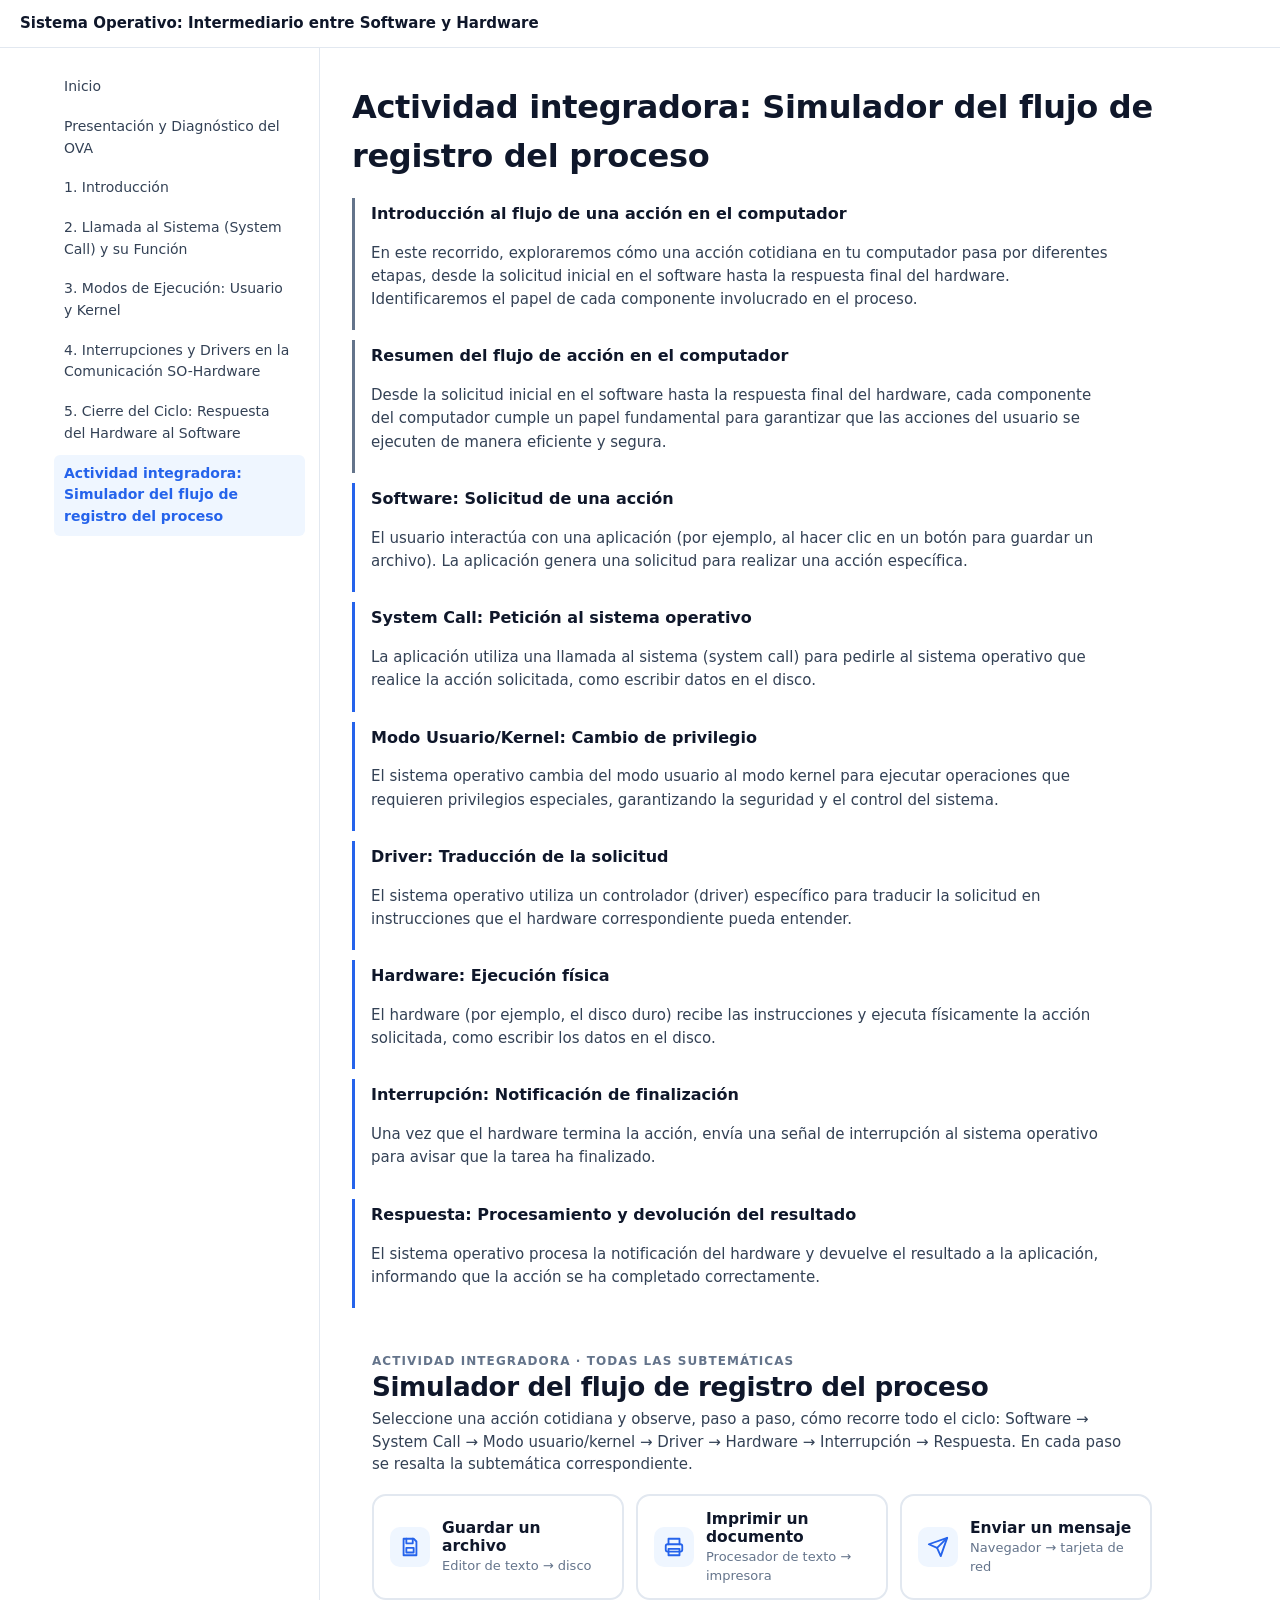
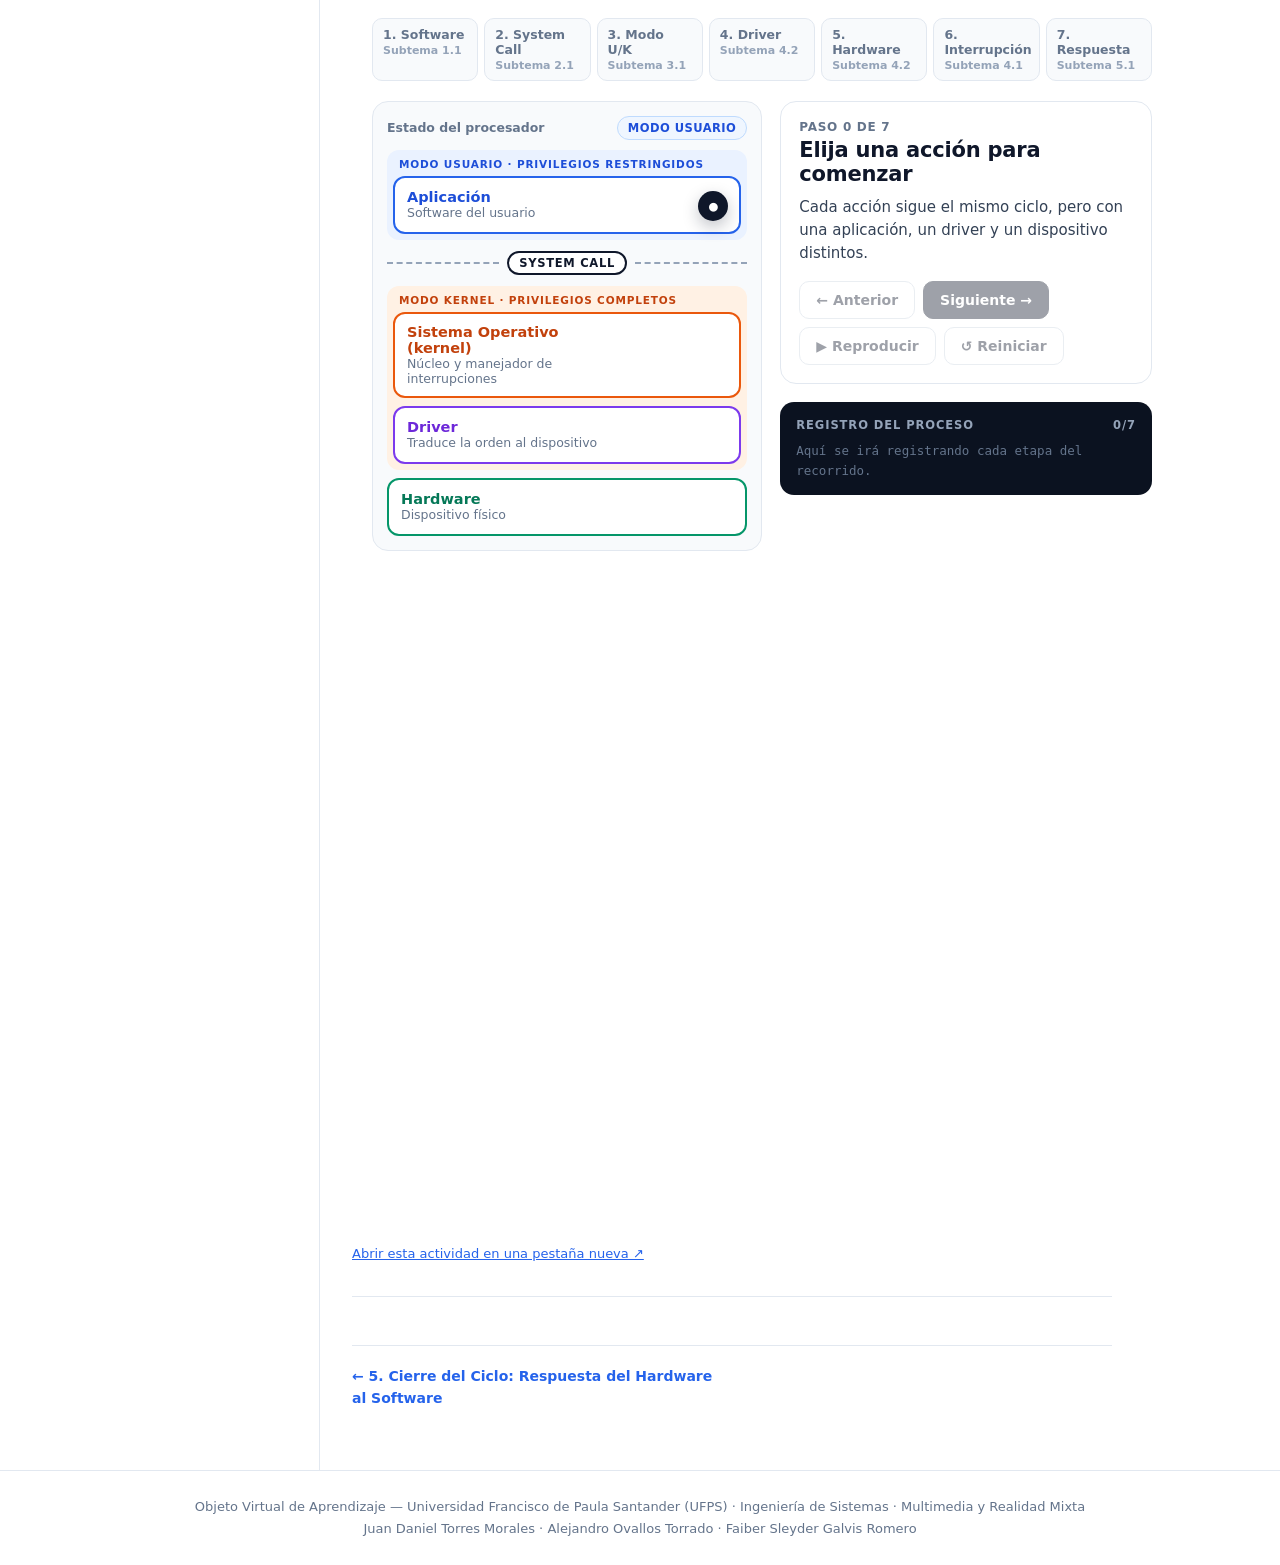
<file: 06-actividad-integradora-simulador-del-fluj.html>
<!doctype html>
<html lang="es">
<head>
<meta charset="utf-8">
<meta name="viewport" content="width=device-width, initial-scale=1">
<title>Actividad integradora: Simulador del flujo de registro del proceso — Sistema Operativo: Intermediario entre Software y Hardware</title>
<link rel="stylesheet" href="style.css">
<script src="app.js"></script>
</head>
<body>
<header class="site-header">
  <a class="brand" href="index.html">Sistema Operativo: Intermediario entre Software y Hardware</a>
  <button class="nav-toggle" onclick="document.querySelector('.site-nav').classList.toggle('open')" aria-label="Menú">☰</button>
</header>
<div class="layout">
<nav class="site-nav">
  <ol>
  <li><a href="index.html">Inicio</a></li>
<li><a href="00-presentaci-n-y-diagn-stico-del-ova.html">Presentación y Diagnóstico del OVA</a></li>
<li><a href="01-1-introducci-n.html">1. Introducción</a></li>
<li><a href="02-2-llamada-al-sistema-system-call-y-su-fu.html">2. Llamada al Sistema (System Call) y su Función</a></li>
<li><a href="03-3-modos-de-ejecuci-n-usuario-y-kernel.html">3. Modos de Ejecución: Usuario y Kernel</a></li>
<li><a href="04-4-interrupciones-y-drivers-en-la-comunic.html">4. Interrupciones y Drivers en la Comunicación SO-Hardware</a></li>
<li><a href="05-5-cierre-del-ciclo-respuesta-del-hardwar.html">5. Cierre del Ciclo: Respuesta del Hardware al Software</a></li>
<li class="active"><a href="06-actividad-integradora-simulador-del-fluj.html">Actividad integradora: Simulador del flujo de registro del proceso</a></li>
  </ol>
</nav>
<main class="content">
<h1>Actividad integradora: Simulador del flujo de registro del proceso</h1>
<div class="text-block"></div>
<div class="text-block"></div>
<div class="process">

<div class="process-item process-intro">
  <h4>Introducción al flujo de una acción en el computador</h4>
  <div><p>En este recorrido, exploraremos cómo una acción cotidiana en tu computador pasa por diferentes etapas, desde la solicitud inicial en el software hasta la respuesta final del hardware. Identificaremos el papel de cada componente involucrado en el proceso.</p></div>
</div>

<div class="process-item process-summary">
  <h4>Resumen del flujo de acción en el computador</h4>
  <div><p>Desde la solicitud inicial en el software hasta la respuesta final del hardware, cada componente del computador cumple un papel fundamental para garantizar que las acciones del usuario se ejecuten de manera eficiente y segura.</p></div>
</div>

<div class="process-item process-step">
  <h4>Software: Solicitud de una acción</h4>
  <div><p>El usuario interactúa con una aplicación (por ejemplo, al hacer clic en un botón para guardar un archivo). La aplicación genera una solicitud para realizar una acción específica.</p></div>
</div>

<div class="process-item process-step">
  <h4>System Call: Petición al sistema operativo</h4>
  <div><p>La aplicación utiliza una llamada al sistema (system call) para pedirle al sistema operativo que realice la acción solicitada, como escribir datos en el disco.</p></div>
</div>

<div class="process-item process-step">
  <h4>Modo Usuario/Kernel: Cambio de privilegio</h4>
  <div><p>El sistema operativo cambia del modo usuario al modo kernel para ejecutar operaciones que requieren privilegios especiales, garantizando la seguridad y el control del sistema.</p></div>
</div>

<div class="process-item process-step">
  <h4>Driver: Traducción de la solicitud</h4>
  <div><p>El sistema operativo utiliza un controlador (driver) específico para traducir la solicitud en instrucciones que el hardware correspondiente pueda entender.</p></div>
</div>

<div class="process-item process-step">
  <h4>Hardware: Ejecución física</h4>
  <div><p>El hardware (por ejemplo, el disco duro) recibe las instrucciones y ejecuta físicamente la acción solicitada, como escribir los datos en el disco.</p></div>
</div>

<div class="process-item process-step">
  <h4>Interrupción: Notificación de finalización</h4>
  <div><p>Una vez que el hardware termina la acción, envía una señal de interrupción al sistema operativo para avisar que la tarea ha finalizado.</p></div>
</div>

<div class="process-item process-step">
  <h4>Respuesta: Procesamiento y devolución del resultado</h4>
  <div><p>El sistema operativo procesa la notificación del hardware y devuelve el resultado a la aplicación, informando que la acción se ha completado correctamente.</p></div>
</div>
</div>
<div class="text-block"></div>

<div class="embed-wrap">
  <iframe src="embed-06-3.html" loading="lazy" style="width:100%;min-height:1500px;border:0;" title="Actividad interactiva"></iframe>
  <p class="embed-link"><a href="embed-06-3.html" target="_blank" rel="noopener">Abrir esta actividad en una pestaña nueva ↗</a></p>
</div>

<div class="text-block"></div>
<hr>
<div class="text-block"></div>
<div class="prevnext">
<a class="prev" href="05-5-cierre-del-ciclo-respuesta-del-hardwar.html">← 5. Cierre del Ciclo: Respuesta del Hardware al Software</a>
</div>
</main>
</div>
<footer class="site-footer">
  <p>Objeto Virtual de Aprendizaje — Universidad Francisco de Paula Santander (UFPS) · Ingeniería de Sistemas · Multimedia y Realidad Mixta</p>
  <p>Juan Daniel Torres Morales · Alejandro Ovallos Torrado · Faiber Sleyder Galvis Romero</p>
</footer>
</body>
</html>
</file>
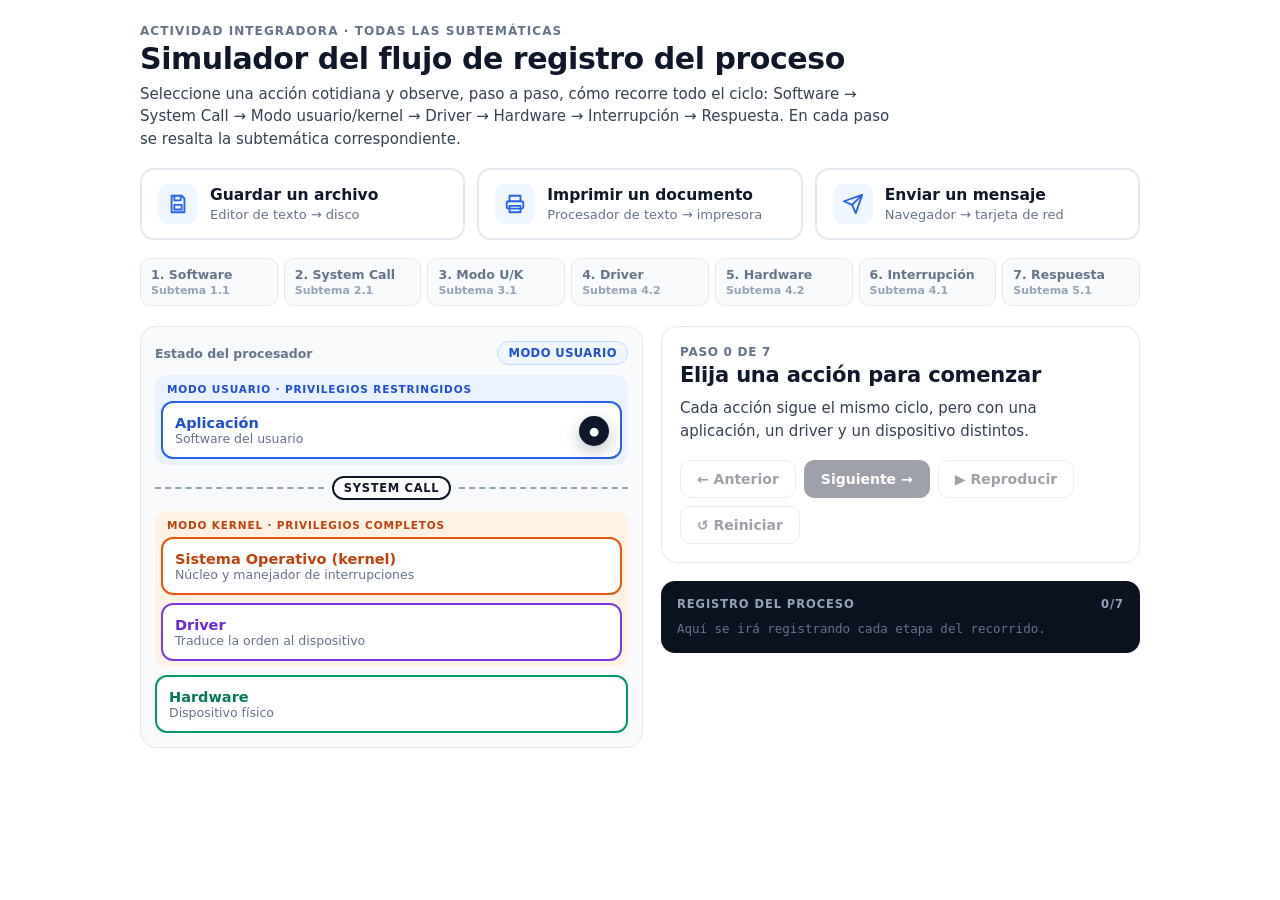
<file: embed-06-3.html>
<!doctype html>
<html lang="es">
<head>
<meta charset="utf-8">
<meta name="viewport" content="width=device-width, initial-scale=1">
<title>Simulador del flujo de registro del proceso</title>
<style>
  :root{
    --ink:#0F172A; --ink2:#334155; --mute:#64748B; --line:#E2E8F0; --bg:#FFFFFF; --soft:#F8FAFC;
    --app:#2563EB; --app-bg:#EFF6FF; --so:#EA580C; --so-bg:#FFF7ED; --drv:#7C3AED; --drv-bg:#F5F3FF;
    --hw:#059669; --hw-bg:#ECFDF5; --irq:#DC2626; --irq-bg:#FEF2F2;
  }
  *{box-sizing:border-box}
  html,body{margin:0;background:var(--bg);color:var(--ink);font-family:Inter,system-ui,-apple-system,"Segoe UI",Roboto,Arial,sans-serif;-webkit-font-smoothing:antialiased}
  .wrap{max-width:1040px;margin:0 auto;padding:24px 20px 28px}
  .kicker{font-size:12px;font-weight:700;letter-spacing:.09em;text-transform:uppercase;color:var(--mute)}
  h1{font-size:clamp(22px,3.2vw,30px);margin:4px 0 6px;letter-spacing:-.015em;line-height:1.15}
  .lead{color:var(--ink2);font-size:15px;line-height:1.5;margin:0 0 18px;max-width:760px}

  /* choose action */
  .actions{display:grid;grid-template-columns:repeat(3,1fr);gap:12px;margin-bottom:18px}
  .act{all:unset;cursor:pointer;border:2px solid var(--line);border-radius:14px;padding:14px 16px;background:#fff;display:flex;gap:12px;align-items:center;transition:border-color .2s, box-shadow .2s, transform .1s}
  .act:hover{border-color:#93C5FD}
  .act:focus-visible{outline:3px solid #93C5FD;outline-offset:2px}
  .act[aria-pressed="true"]{border-color:var(--app);box-shadow:0 0 0 4px #DBEAFE}
  .act .ico{width:40px;height:40px;border-radius:10px;background:var(--app-bg);display:flex;align-items:center;justify-content:center;flex:none}
  .act b{display:block;font-size:15.5px}
  .act span{font-size:13px;color:var(--mute)}

  /* pipeline */
  .pipe{display:flex;gap:6px;margin:0 0 16px;overflow-x:auto;padding-bottom:4px}
  .pip{flex:1;min-width:96px;border-radius:10px;padding:8px 10px;background:var(--soft);border:1.5px solid var(--line);font-size:12.5px;font-weight:700;color:var(--mute);position:relative;transition:all .25s}
  .pip small{display:block;font-weight:600;font-size:11px;color:#94A3B8;margin-top:2px}
  .pip.done{background:#fff;color:var(--ink2);border-color:#CBD5E1}
  .pip.now{background:var(--ink);border-color:var(--ink);color:#fff}
  .pip.now small{color:#CBD5E1}

  .main{display:grid;grid-template-columns:minmax(0,1.05fr) minmax(0,1fr);gap:18px;align-items:start}
  @media (max-width:780px){.main{grid-template-columns:1fr}.actions{grid-template-columns:1fr}}

  /* stage */
  .stage{position:relative;border:1.5px solid var(--line);border-radius:16px;background:var(--soft);padding:14px}
  .mode{display:flex;justify-content:space-between;align-items:center;margin-bottom:10px;font-size:12.5px;color:var(--mute);font-weight:600}
  .modechip{padding:4px 10px;border-radius:999px;font-weight:800;letter-spacing:.04em;font-size:11.5px;transition:all .3s}
  .modechip.user{background:var(--app-bg);color:#1D4ED8;border:1.5px solid #BFDBFE}
  .modechip.kernel{background:var(--so-bg);color:#C2410C;border:1.5px solid #FED7AA}
  .band{border-radius:12px;padding:6px;position:relative}
  .band.user{background:#EAF2FF}
  .band.kern{background:#FFF1E4}
  .bandlbl{font-size:10.5px;font-weight:800;letter-spacing:.08em;text-transform:uppercase;padding:2px 6px 6px}
  .band.user .bandlbl{color:#1D4ED8}.band.kern .bandlbl{color:#C2410C}
  .layer{border:2px solid;border-radius:12px;background:#fff;padding:10px 128px 10px 12px;min-height:58px;display:flex;align-items:center;gap:10px;transition:box-shadow .3s, transform .3s;position:relative}
  .layer + .layer{margin-top:8px}
  .layer .lt{font-weight:800;font-size:14.5px}
  .layer .ls{font-size:12.5px;color:var(--mute)}
  .layer.on{box-shadow:0 0 0 4px rgba(15,23,42,.10);transform:scale(1.015)}
  .l-app{border-color:var(--app)}.l-app .lt{color:#1D4ED8}
  .l-so{border-color:var(--so)}.l-so .lt{color:#C2410C}
  .l-drv{border-color:var(--drv)}.l-drv .lt{color:#6D28D9}
  .l-hw{border-color:var(--hw)}.l-hw .lt{color:#047857}
  .gate{margin:8px 0;height:30px;display:flex;align-items:center;gap:8px;font-size:11.5px;font-weight:800;letter-spacing:.06em;color:var(--ink);text-transform:uppercase;transition:all .3s}
  .gate:before,.gate:after{content:"";flex:1;border-top:2px dashed #94A3B8}
  .gate span{background:#fff;border:2px solid var(--ink);border-radius:999px;padding:3px 10px;transition:all .3s}
  .gate.on span{background:var(--ink);color:#fff}
  .hwzone{margin-top:8px}
  .badge{display:none;margin-top:6px;font-size:11px;font-weight:800;padding:3px 8px;border-radius:999px;width:max-content}
  .badge.show{display:block;animation:in .35s forwards}
  .toast{display:none;margin-top:6px;width:max-content;background:#065F46;color:#fff;font-size:12px;font-weight:700;padding:4px 10px;border-radius:8px}
  .toast.show{display:block;animation:in .35s forwards}
  .busy{display:none;margin-top:6px;font-size:11.5px;font-weight:700;color:#047857;align-items:center;gap:6px}
  .busy.show{display:flex}
  .busy i{width:12px;height:12px;border-radius:50%;border:2.5px solid #A7F3D0;border-top-color:var(--hw);animation:spin 1s linear infinite}
  @keyframes spin{to{transform:rotate(360deg)}}

  .token{position:absolute;left:0;top:0;z-index:5;min-width:30px;height:30px;padding:0 10px;border-radius:999px;background:var(--ink);color:#fff;font-size:11.5px;font-weight:800;display:flex;align-items:center;justify-content:center;gap:5px;box-shadow:0 6px 16px rgba(15,23,42,.25);transition:left .7s cubic-bezier(.4,0,.2,1), top .7s cubic-bezier(.4,0,.2,1), background .3s;pointer-events:none;white-space:nowrap}
  .token.irq{background:var(--irq)}
  .token.ok{background:var(--hw)}
  @media (prefers-reduced-motion:reduce){.token,.layer,.pip{transition:none}.busy{animation:none}}

  /* panel */
  .panel{border:1.5px solid var(--line);border-radius:16px;padding:18px;background:#fff}
  .stepno{font-size:12px;font-weight:700;color:var(--mute);letter-spacing:.06em;text-transform:uppercase}
  .steph{font-size:21px;font-weight:800;margin:4px 0 10px;letter-spacing:-.01em}
  .sub{display:inline-flex;align-items:center;gap:6px;font-size:12px;font-weight:800;padding:5px 10px;border-radius:999px;margin-bottom:12px}
  .ptext{font-size:15px;line-height:1.55;color:var(--ink2);margin:0 0 12px}
  .inside{background:var(--soft);border:1px solid var(--line);border-radius:12px;padding:12px 14px;font-size:14px;line-height:1.5;color:var(--ink2)}
  .inside b{color:var(--ink)}
  code{font-family:"DejaVu Sans Mono",Consolas,Menlo,monospace;font-size:12.5px;background:var(--ink);color:#E2E8F0;padding:2px 7px;border-radius:6px}
  .ctrls{display:flex;gap:8px;margin-top:16px;flex-wrap:wrap}
  .btn{all:unset;cursor:pointer;font-weight:700;font-size:14px;padding:10px 16px;border-radius:10px;border:1.5px solid #CBD5E1;background:#fff;color:var(--ink);transition:background .2s}
  .btn:hover{background:var(--soft)}
  .btn:focus-visible{outline:3px solid #93C5FD;outline-offset:2px}
  .btn.pri{background:var(--ink);border-color:var(--ink);color:#fff}
  .btn.pri:hover{background:#1E293B}
  .btn[disabled]{opacity:.4;cursor:default}

  /* log */
  .log{margin-top:18px;border-radius:14px;background:#0B1220;color:#CBD5E1;padding:14px 16px;font-family:"DejaVu Sans Mono",Consolas,Menlo,monospace;font-size:12.5px;line-height:1.6;min-height:70px}
  .log .h{color:#94A3B8;font-family:Inter,system-ui,sans-serif;font-weight:700;font-size:11.5px;letter-spacing:.08em;text-transform:uppercase;margin-bottom:6px;display:flex;justify-content:space-between}
  .log .row{opacity:0;transform:translateY(4px);animation:in .35s forwards}
  .log .row .t{color:#64748B}
  @keyframes in{to{opacity:1;transform:none}}
  .empty{color:#64748B}
  .final{display:none;margin-top:14px;background:var(--hw-bg);border:1.5px solid #A7F3D0;border-radius:12px;padding:12px 14px;font-size:14px;line-height:1.5;color:#065F46}
  .final.show{display:block}
</style>
</head>
<body>
<div class="wrap">
  <div class="kicker">Actividad integradora · Todas las subtemáticas</div>
  <h1>Simulador del flujo de registro del proceso</h1>
  <p class="lead">Seleccione una acción cotidiana y observe, paso a paso, cómo recorre todo el ciclo: Software → System Call → Modo usuario/kernel → Driver → Hardware → Interrupción → Respuesta. En cada paso se resalta la subtemática correspondiente.</p>

  <div class="actions" role="group" aria-label="Acción a simular" id="actions"></div>

  <div class="pipe" id="pipe" aria-hidden="true"></div>

  <div class="main">
    <div class="stage" id="stage">
      <div class="mode"><span>Estado del procesador</span><span class="modechip user" id="modechip">MODO USUARIO</span></div>
      <div class="band user">
        <div class="bandlbl">Modo usuario · privilegios restringidos</div>
        <div class="layer l-app" id="L-app">
          <div><div class="lt" id="appName">Aplicación</div><div class="ls">Software del usuario</div><div class="toast" id="toast">✓ Listo</div></div>
        </div>
      </div>
      <div class="gate" id="L-gate"><span>System Call</span></div>
      <div class="band kern">
        <div class="bandlbl">Modo kernel · privilegios completos</div>
        <div class="layer l-so" id="L-so">
          <div><div class="lt">Sistema Operativo (kernel)</div><div class="ls" id="soSub">Núcleo y manejador de interrupciones</div><span class="badge" id="handler" style="background:var(--irq-bg);color:#B91C1C">⚡ Manejador de interrupción activo</span></div>
        </div>
        <div class="layer l-drv" id="L-drv">
          <div><div class="lt" id="drvName">Driver</div><div class="ls">Traduce la orden al dispositivo</div></div>
        </div>
      </div>
      <div class="hwzone">
        <div class="layer l-hw" id="L-hw">
          <div><div class="lt" id="hwName">Hardware</div><div class="ls">Dispositivo físico</div><div class="busy" id="busy"><i></i>Trabajando…</div></div>
        </div>
      </div>
      <div class="token" id="token">●</div>
    </div>

    <div>
      <div class="panel" aria-live="polite">
        <div class="stepno" id="stepno">Paso 0 de 7</div>
        <div class="steph" id="steph">Elija una acción para comenzar</div>
        <div class="sub" id="sub" style="display:none"></div>
        <p class="ptext" id="ptext">Cada acción sigue el mismo ciclo, pero con una aplicación, un driver y un dispositivo distintos.</p>
        <div class="inside" id="inside" style="display:none"></div>
        <div class="ctrls">
          <button class="btn" id="prev" disabled>← Anterior</button>
          <button class="btn pri" id="next" disabled>Siguiente →</button>
          <button class="btn" id="auto" disabled>▶ Reproducir</button>
          <button class="btn" id="reset" disabled>↺ Reiniciar</button>
        </div>
        <div class="final" id="final"></div>
      </div>
      <div class="log" id="log"><div class="h"><span>Registro del proceso</span><span id="logCount">0/7</span></div><div class="empty" id="logEmpty">Aquí se irá registrando cada etapa del recorrido.</div></div>
    </div>
  </div>
</div>

<script>
const SUBS = {
  "1.1": ["Subtemática 1.1 · El SO como intermediario", "#EFF6FF", "#1D4ED8"],
  "2.1": ["Subtemática 2.1 · Llamada al sistema", "#F1F5F9", "#0F172A"],
  "3.1": ["Subtemática 3.1 · Modo usuario vs. modo kernel", "#FFF7ED", "#C2410C"],
  "4.2": ["Subtemática 4.2 · El driver como traductor", "#F5F3FF", "#6D28D9"],
  "4.1": ["Subtemática 4.1 · Interrupciones", "#FEF2F2", "#B91C1C"],
  "5.1": ["Subtemática 5.1 · Cierre del ciclo", "#ECFDF5", "#047857"]
};
const PIPE = [["Software","1.1"],["System Call","2.1"],["Modo U/K","3.1"],["Driver","4.2"],["Hardware","4.2"],["Interrupción","4.1"],["Respuesta","5.1"]];

const ACTIONS = {
  guardar: {
    label:"Guardar un archivo", hint:"Editor de texto → disco",
    icon:'<svg width="22" height="22" viewBox="0 0 24 24" fill="none" stroke="#2563EB" stroke-width="2" stroke-linecap="round" stroke-linejoin="round"><path d="M5 3h11l3 3v15H5z"/><path d="M8 3v5h7V3"/><rect x="8" y="13" width="8" height="5"/></svg>',
    app:"Editor de texto", proc:"editor", drv:"Driver del disco", hw:"Disco (SSD)", file:"informe.docx",
    ok:"✓ Documento guardado",
    steps:[
      {t:"La aplicación necesita el hardware", p:"El usuario pulsa “Guardar” en el editor de texto. El editor tiene los datos en su memoria, pero no puede escribir en el disco por sí mismo: necesita pedírselo al Sistema Operativo.", i:"<b>¿Por qué?</b> Ninguna aplicación tiene permiso para acceder directamente al hardware. El SO actúa como intermediario.", log:"editor (modo usuario) quiere guardar “informe.docx”"},
      {t:"Invoca una System Call", p:"El editor hace una llamada al sistema para solicitar formalmente el servicio de escritura.", i:"<b>Lo que se ejecuta:</b> <code>write(archivo, datos, tamaño)</code>. Es la puerta de entrada controlada hacia el kernel.", log:"syscall write(“informe.docx”, 24 KB)"},
      {t:"Cambio de modo usuario → kernel", p:"El procesador detiene momentáneamente al editor y pasa a modo kernel. Ahora el Sistema Operativo tiene privilegios completos y valida la solicitud (¿existe el archivo?, ¿hay permiso para escribir?).", i:"<b>Importante:</b> el cambio de modo no lo decide la aplicación; lo controla el hardware del procesador.", log:"CPU: modo usuario → modo kernel · solicitud validada"},
      {t:"El driver traduce la orden", p:"El SO entrega la orden genérica “escribir estos bloques” al driver del disco, que la traduce a los comandos específicos que entiende ese modelo de disco.", i:"<b>Ejemplo:</b> para un SSD NVMe, el driver genera un comando <code>NVMe Write</code>.", log:"driver del disco: “escribir bloques” → comando NVMe Write"},
      {t:"El hardware ejecuta la operación", p:"El disco recibe los comandos y escribe físicamente los datos. Mientras tanto, el procesador no se queda esperando: sigue atendiendo otros procesos.", i:"<b>Fíjese:</b> la CPU queda libre durante la escritura; por eso se necesita un aviso cuando el disco termine.", log:"disco: escribiendo datos… (CPU atiende otros procesos)"},
      {t:"Interrupción: el hardware avisa", p:"Cuando termina, el disco genera una interrupción (IRQ). El procesador pausa lo que hacía y ejecuta el manejador de interrupción del Sistema Operativo.", i:"<b>El manejador</b> verifica si la escritura fue correcta y prepara el resultado para el editor.", log:"IRQ del disco · manejador de interrupción: escritura correcta"},
      {t:"Respuesta a la aplicación", p:"El SO devuelve el resultado al editor y el procesador vuelve a modo usuario. El editor muestra “Documento guardado”. Para la aplicación todo el recorrido fue invisible.", i:"<b>Cierre del ciclo:</b> el SO no solo lleva la solicitud al hardware, también gestiona el camino de regreso.", log:"CPU: modo kernel → modo usuario · write() devuelve OK"}
    ]
  },
  imprimir: {
    label:"Imprimir un documento", hint:"Procesador de texto → impresora",
    icon:'<svg width="22" height="22" viewBox="0 0 24 24" fill="none" stroke="#2563EB" stroke-width="2" stroke-linecap="round" stroke-linejoin="round"><path d="M6 9V3h12v6"/><rect x="3" y="9" width="18" height="8" rx="2"/><path d="M6 14h12v7H6z"/></svg>',
    app:"Procesador de texto", proc:"procesador_texto", drv:"Driver de la impresora", hw:"Impresora", file:"taller.pdf",
    ok:"✓ Impresión completada",
    steps:[
      {t:"La aplicación necesita el hardware", p:"El usuario elige “Imprimir”. La aplicación tiene las páginas listas, pero no puede enviar nada a la impresora directamente: debe pedírselo al Sistema Operativo.", i:"<b>¿Por qué?</b> Si cada programa usara la impresora a su manera, dos documentos podrían mezclarse. El SO ordena el acceso.", log:"procesador_texto (modo usuario) quiere imprimir 3 páginas"},
      {t:"Invoca una System Call", p:"La aplicación hace una llamada al sistema para enviar el trabajo de impresión al Sistema Operativo.", i:"<b>Lo que se ejecuta:</b> una llamada como <code>write(impresora, páginas)</code>, que entrega el trabajo al kernel.", log:"syscall write(impresora, 3 páginas)"},
      {t:"Cambio de modo usuario → kernel", p:"El procesador pasa a modo kernel. El SO recibe el trabajo, comprueba que la impresora existe y lo pone en orden junto con otros trabajos que estén esperando.", i:"<b>Importante:</b> en modo kernel el SO puede controlar el dispositivo; la aplicación nunca lo hace directamente.", log:"CPU: modo usuario → modo kernel · trabajo en cola"},
      {t:"El driver traduce la orden", p:"El SO pasa las páginas al driver de la impresora, que las convierte al lenguaje particular de ese modelo de impresora.", i:"<b>Ejemplo:</b> el driver traduce las páginas a un lenguaje de impresora como <code>PCL</code> o <code>PostScript</code>.", log:"driver de la impresora: páginas → lenguaje PCL"},
      {t:"El hardware ejecuta la operación", p:"La impresora recibe los datos y empieza a imprimir. Mientras tanto, el procesador sigue atendiendo otros procesos.", i:"<b>Fíjese:</b> imprimir es lento comparado con la CPU; por eso no tiene sentido que el procesador espere.", log:"impresora: imprimiendo… (CPU atiende otros procesos)"},
      {t:"Interrupción: el hardware avisa", p:"Al terminar (o si se queda sin papel), la impresora genera una interrupción. El manejador de interrupción del SO atiende el aviso.", i:"<b>El manejador</b> revisa el estado: si todo salió bien, marca el trabajo como completado.", log:"IRQ de la impresora · manejador: trabajo completado"},
      {t:"Respuesta a la aplicación", p:"El SO informa el resultado y el procesador vuelve a modo usuario. El usuario ve “Impresión completada”.", i:"<b>Cierre del ciclo:</b> la aplicación solo pidió imprimir y recibió la confirmación; el resto lo gestionó el SO.", log:"CPU: modo kernel → modo usuario · impresión OK"}
    ]
  },
  enviar: {
    label:"Enviar un mensaje", hint:"Navegador → tarjeta de red",
    icon:'<svg width="22" height="22" viewBox="0 0 24 24" fill="none" stroke="#2563EB" stroke-width="2" stroke-linecap="round" stroke-linejoin="round"><path d="M22 2 11 13"/><path d="M22 2 15 22l-4-9-9-4z"/></svg>',
    app:"Navegador (chat)", proc:"navegador", drv:"Driver de la tarjeta de red", hw:"Tarjeta de red", file:"mensaje",
    ok:"✓ Mensaje enviado",
    steps:[
      {t:"La aplicación necesita el hardware", p:"El usuario escribe un mensaje en un chat web y pulsa “Enviar”. El navegador no puede usar la tarjeta de red directamente: necesita al Sistema Operativo.", i:"<b>¿Por qué?</b> Muchas aplicaciones usan la red al mismo tiempo; el SO reparte ese recurso de forma ordenada.", log:"navegador (modo usuario) quiere enviar un mensaje"},
      {t:"Invoca una System Call", p:"El navegador hace una llamada al sistema para entregar los datos que quiere enviar por la red.", i:"<b>Lo que se ejecuta:</b> <code>send(conexión, mensaje)</code>.", log:"syscall send(conexión, 512 bytes)"},
      {t:"Cambio de modo usuario → kernel", p:"El procesador pasa a modo kernel. El SO prepara los datos para viajar por la red (los divide en paquetes y les agrega la dirección de destino).", i:"<b>Importante:</b> solo el kernel puede preparar y entregar paquetes al hardware de red.", log:"CPU: modo usuario → modo kernel · paquetes preparados"},
      {t:"El driver traduce la orden", p:"El SO entrega los paquetes al driver de la tarjeta de red, que los coloca en el formato y en las zonas de memoria que espera ese modelo de tarjeta.", i:"<b>Ejemplo:</b> cada fabricante de tarjetas de red define sus propios registros y comandos; el driver los conoce.", log:"driver de red: paquetes → comandos de la tarjeta"},
      {t:"El hardware ejecuta la operación", p:"La tarjeta de red convierte los datos en señales y los transmite. Mientras tanto, el procesador sigue con otros procesos.", i:"<b>Fíjese:</b> la transmisión ocurre en el hardware; la CPU no participa en cada bit.", log:"tarjeta de red: transmitiendo… (CPU atiende otros procesos)"},
      {t:"Interrupción: el hardware avisa", p:"Cuando termina de transmitir, la tarjeta genera una interrupción. El manejador de interrupción del SO la atiende.", i:"<b>El manejador</b> confirma que los paquetes salieron y libera la memoria que usaban.", log:"IRQ de la tarjeta de red · manejador: transmisión correcta"},
      {t:"Respuesta a la aplicación", p:"El SO devuelve el resultado al navegador y el procesador vuelve a modo usuario. En pantalla aparece el mensaje como enviado.", i:"<b>Cierre del ciclo:</b> del clic en “Enviar” a la confirmación, el SO gestionó la ida y el regreso.", log:"CPU: modo kernel → modo usuario · send() devuelve OK"}
    ]
  }
};

const $ = id => document.getElementById(id);
let cur = null, step = 0, timer = null;

// Build action buttons and pipeline
Object.entries(ACTIONS).forEach(([k, a]) => {
  const b = document.createElement("button");
  b.className = "act"; b.setAttribute("aria-pressed", "false"); b.dataset.k = k;
  b.innerHTML = `<div class="ico">${a.icon}</div><div><b>${a.label}</b><span>${a.hint}</span></div>`;
  b.onclick = () => choose(k);
  $("actions").appendChild(b);
});
PIPE.forEach(([n, s], i) => {
  const d = document.createElement("div");
  d.className = "pip"; d.innerHTML = `${i + 1}. ${n}<small>Subtema ${s}</small>`;
  $("pipe").appendChild(d);
});

function moveToken(targetId, side) {
  const st = $("stage").getBoundingClientRect();
  const el = $(targetId).getBoundingClientRect();
  const tk = $("token");
  const x = (side === "left" ? el.left - st.left + 14 : el.right - st.left - tk.offsetWidth - 14);
  const y = el.top - st.top + el.height / 2 - 15;
  tk.style.left = Math.max(6, x) + "px"; tk.style.top = y + "px";
}

function choose(k) {
  stopAuto();
  cur = k; step = 0;
  document.querySelectorAll(".act").forEach(b => b.setAttribute("aria-pressed", b.dataset.k === k));
  const a = ACTIONS[k];
  $("appName").textContent = a.app; $("drvName").textContent = a.drv; $("hwName").textContent = a.hw;
  $("toast").textContent = a.ok;
  $("log").querySelectorAll(".row").forEach(r => r.remove());
  $("logEmpty").style.display = "none";
  ["next", "auto", "reset"].forEach(id => $(id).disabled = false);
  go(1);
}

function go(n) {
  const a = ACTIONS[cur];
  step = Math.min(Math.max(n, 1), 7);
  const s = a.steps[step - 1];
  const sub = PIPE[step - 1][1];
  // panel
  $("stepno").textContent = `Paso ${step} de 7 · ${PIPE[step - 1][0]}`;
  $("steph").textContent = s.t;
  const [sl, sbg, sfg] = SUBS[sub];
  const sb = $("sub"); sb.style.display = "inline-flex"; sb.textContent = sl; sb.style.background = sbg; sb.style.color = sfg; sb.style.border = `1.5px solid ${sfg}33`;
  $("ptext").textContent = s.p;
  $("inside").style.display = "block"; $("inside").innerHTML = s.i;
  $("prev").disabled = step === 1;
  $("next").disabled = step === 7;
  // pipeline
  document.querySelectorAll(".pip").forEach((p, i) => { p.className = "pip" + (i + 1 < step ? " done" : i + 1 === step ? " now" : ""); });
  // stage
  ["L-app", "L-so", "L-drv", "L-hw"].forEach(id => $(id).classList.remove("on"));
  $("L-gate").classList.remove("on");
  $("busy").classList.toggle("show", step === 5);
  $("handler").classList.toggle("show", step === 6);
  $("toast").classList.toggle("show", step === 7);
  const kernel = step >= 3 && step <= 6;
  const mc = $("modechip"); mc.className = "modechip " + (kernel ? "kernel" : "user"); mc.textContent = kernel ? "MODO KERNEL" : "MODO USUARIO";
  const tk = $("token"); tk.className = "token";
  const map = {1: ["L-app", "right", "Solicitud"], 2: ["L-gate", "right", "System Call"], 3: ["L-so", "right", "Solicitud"], 4: ["L-drv", "right", "Orden"], 5: ["L-hw", "right", "Comandos"], 6: ["L-so", "right", "⚡ IRQ"], 7: ["L-app", "right", "Resultado"]};
  const [tgt, side, lbl] = map[step];
  if (tgt === "L-gate") $("L-gate").classList.add("on"); else $(tgt).classList.add("on");
  if (step === 6) { tk.classList.add("irq"); $("L-hw").classList.add("on"); }
  if (step === 7) tk.classList.add("ok");
  tk.textContent = lbl;
  requestAnimationFrame(() => moveToken(tgt, side));
  // log: keep rows 1..step
  const rows = [...$("log").querySelectorAll(".row")];
  rows.slice(step).forEach(r => r.remove());
  for (let i = rows.length; i < step; i++) {
    const r = document.createElement("div"); r.className = "row";
    r.innerHTML = `<span class="t">[${String(i + 1).padStart(2, "0")}]</span> ${a.steps[i].log}`;
    $("log").appendChild(r);
  }
  $("logCount").textContent = `${step}/7`;
  // final message
  const f = $("final");
  if (step === 7) {
    f.innerHTML = `<b>Recorrido completo.</b> “${a.label}” pasó por los 7 pasos del ciclo. Pruebe ahora con otra acción y compare: cambian la aplicación, el driver y el dispositivo, pero el ciclo es siempre el mismo.`;
    f.classList.add("show");
  } else f.classList.remove("show");
}

function stopAuto() { if (timer) { clearInterval(timer); timer = null; } $("auto").textContent = "▶ Reproducir"; }
$("next").onclick = () => { stopAuto(); go(step + 1); };
$("prev").onclick = () => { stopAuto(); go(step - 1); };
$("reset").onclick = () => { stopAuto(); $("log").querySelectorAll(".row").forEach(r => r.remove()); go(1); };
$("auto").onclick = () => {
  if (timer) return stopAuto();
  if (step >= 7) { $("log").querySelectorAll(".row").forEach(r => r.remove()); go(1); }
  $("auto").textContent = "❚❚ Pausar";
  timer = setInterval(() => { if (step >= 7) return stopAuto(); go(step + 1); }, 3500);
};
window.addEventListener("resize", () => { if (cur) go(step); });

// initial token position
requestAnimationFrame(() => { moveToken("L-app", "right"); $("token").textContent = "●"; });
</script>
</body>
</html>
</file>
<file: style.css>
:root{
  --ink:#0F172A; --ink2:#334155; --mute:#64748B; --line:#E2E8F0; --bg:#FFFFFF; --soft:#F8FAFC;
  --accent:#2563EB; --accent-soft:#EFF6FF; --good:#059669; --bad:#DC2626;
}
*{box-sizing:border-box}
html,body{margin:0;background:var(--bg);color:var(--ink);font-family:"Segoe UI",Inter,system-ui,-apple-system,Roboto,Arial,sans-serif;line-height:1.55}
a{color:var(--accent)}
img,video{max-width:100%;height:auto;border-radius:8px}
h1{font-size:clamp(22px,3.4vw,32px);margin:.2em 0 .5em;letter-spacing:-.01em}
h4{margin:0 0 .3em}

.site-header{display:flex;align-items:center;justify-content:space-between;padding:12px 20px;border-bottom:1px solid var(--line);position:sticky;top:0;background:#fff;z-index:20}
.site-header .brand{font-weight:700;color:var(--ink);text-decoration:none;font-size:15px}
.nav-toggle{display:none;background:none;border:1px solid var(--line);border-radius:6px;font-size:18px;padding:4px 10px;cursor:pointer}

.layout{display:flex;max-width:1200px;margin:0 auto}
.site-nav{width:280px;flex:0 0 280px;border-right:1px solid var(--line);padding:20px 14px;min-height:calc(100vh - 54px)}
.site-nav ol{list-style:none;margin:0;padding:0;counter-reset:lesson}
.site-nav li{margin-bottom:2px}
.site-nav a{display:block;padding:8px 10px;border-radius:6px;text-decoration:none;color:var(--ink2);font-size:14px}
.site-nav li.active a{background:var(--accent-soft);color:var(--accent);font-weight:600}
.site-nav a:hover{background:var(--soft)}

.content{flex:1;min-width:0;padding:28px 32px 60px}
.course-description{color:var(--ink2);font-size:16px;max-width:760px}
.course-description p{margin:0 0 1em}

.lesson-grid{display:grid;grid-template-columns:repeat(auto-fill,minmax(260px,1fr));gap:14px;margin-top:28px}
.lesson-card{display:flex;align-items:center;gap:14px;padding:16px;border:1px solid var(--line);border-radius:10px;text-decoration:none;color:var(--ink);transition:box-shadow .15s,border-color .15s}
.lesson-card:hover{box-shadow:0 4px 14px rgba(15,23,42,.08);border-color:var(--accent)}
.lesson-number{font-weight:800;font-size:20px;color:var(--accent);min-width:34px}
.lesson-title{font-weight:600;font-size:15px}

.text-block{max-width:760px;font-size:16px;color:var(--ink2)}
.text-block p{margin:0 0 1em}

figure.course-image,figure.course-video{max-width:760px;margin:1.6em 0}
figure figcaption{color:var(--mute);font-size:13px;margin-top:.5em}

hr{border:none;border-top:1px solid var(--line);margin:2em 0;max-width:760px}

.accordion{max-width:760px;margin:1em 0}
.accordion-item{border:1px solid var(--line);border-radius:8px;margin-bottom:8px;padding:2px 16px;background:var(--soft)}
.accordion-item summary{cursor:pointer;font-weight:600;padding:12px 0;list-style:none}
.accordion-item summary::-webkit-details-marker{display:none}
.accordion-item summary:before{content:"▸ ";color:var(--accent)}
.accordion-item[open] summary:before{content:"▾ "}
.accordion-body{padding:0 0 14px;color:var(--ink2)}
.placeholder{color:#B45309;background:#FFFBEB;border:1px dashed #F59E0B;border-radius:6px;padding:8px 10px;font-size:14px}

.flashcard-grid{display:grid;grid-template-columns:repeat(auto-fill,minmax(200px,1fr));gap:14px;max-width:900px;margin:1em 0}
.flashcard{perspective:1000px;height:140px;cursor:pointer}
.flashcard-inner{position:relative;width:100%;height:100%;transition:transform .5s;transform-style:preserve-3d}
.flashcard.flipped .flashcard-inner{transform:rotateY(180deg)}
.flashcard-face{position:absolute;inset:0;backface-visibility:hidden;border-radius:10px;border:1px solid var(--line);display:flex;align-items:center;justify-content:center;text-align:center;padding:12px;font-size:14px}
.flashcard-front{background:var(--accent-soft)}
.flashcard-back{background:var(--soft);transform:rotateY(180deg);color:var(--ink2)}
.hint{color:var(--mute);font-size:13px}

.process{max-width:760px;margin:1em 0;display:flex;flex-direction:column;gap:10px}
.process-item{border-left:3px solid var(--accent);padding:4px 0 4px 16px}
.process-item.process-intro,.process-item.process-summary{border-left-color:var(--mute)}
.process-item div{color:var(--ink2);font-size:15px}

.kc{max-width:760px;margin:1.4em 0;padding:16px;border:1px solid var(--line);border-radius:10px;background:var(--soft)}
.kc-title{font-weight:700;margin:0 0 10px}
.kc-answers{display:flex;flex-direction:column;gap:8px}
.kc-answer{text-align:left;padding:10px 12px;border:1px solid var(--line);background:#fff;border-radius:8px;cursor:pointer;font-size:14px}
.kc-answer:hover{border-color:var(--accent)}
.kc-answer.correct{background:#ECFDF5;border-color:var(--good);color:#065F46}
.kc-answer.incorrect{background:#FEF2F2;border-color:var(--bad);color:#991B1B}
.kc-feedback{margin-top:10px;font-size:14px;color:var(--ink2);min-height:1.2em}

.match-wrap{display:flex;gap:24px;flex-wrap:wrap}
.match-terms,.match-defs{display:flex;flex-direction:column;gap:8px;flex:1;min-width:220px}
.match-term,.match-def{text-align:left;padding:9px 12px;border:1px solid var(--line);background:#fff;border-radius:8px;cursor:pointer;font-size:13.5px}
.match-term.selected,.match-def.selected{border-color:var(--accent);background:var(--accent-soft)}
.match-term.matched,.match-def.matched{border-color:var(--good);background:#ECFDF5;color:#065F46;cursor:default}

.embed-wrap{max-width:820px;margin:1.4em 0}
.embed-wrap iframe{border-radius:10px;border:1px solid var(--line)}
.embed-link{font-size:13px;margin-top:6px}

.prevnext{display:flex;justify-content:space-between;gap:12px;margin-top:48px;padding-top:20px;border-top:1px solid var(--line);max-width:760px}
.prevnext a{text-decoration:none;font-weight:600;font-size:14px;max-width:48%}

.site-footer{text-align:center;color:var(--mute);font-size:13px;padding:24px 20px;border-top:1px solid var(--line)}
.site-footer p{margin:2px 0}

@media (max-width: 860px){
  .nav-toggle{display:inline-block}
  .layout{flex-direction:column}
  .site-nav{width:100%;flex:none;border-right:none;border-bottom:1px solid var(--line);display:none;min-height:0}
  .site-nav.open{display:block}
  .content{padding:20px 18px 48px}
}
</file>
